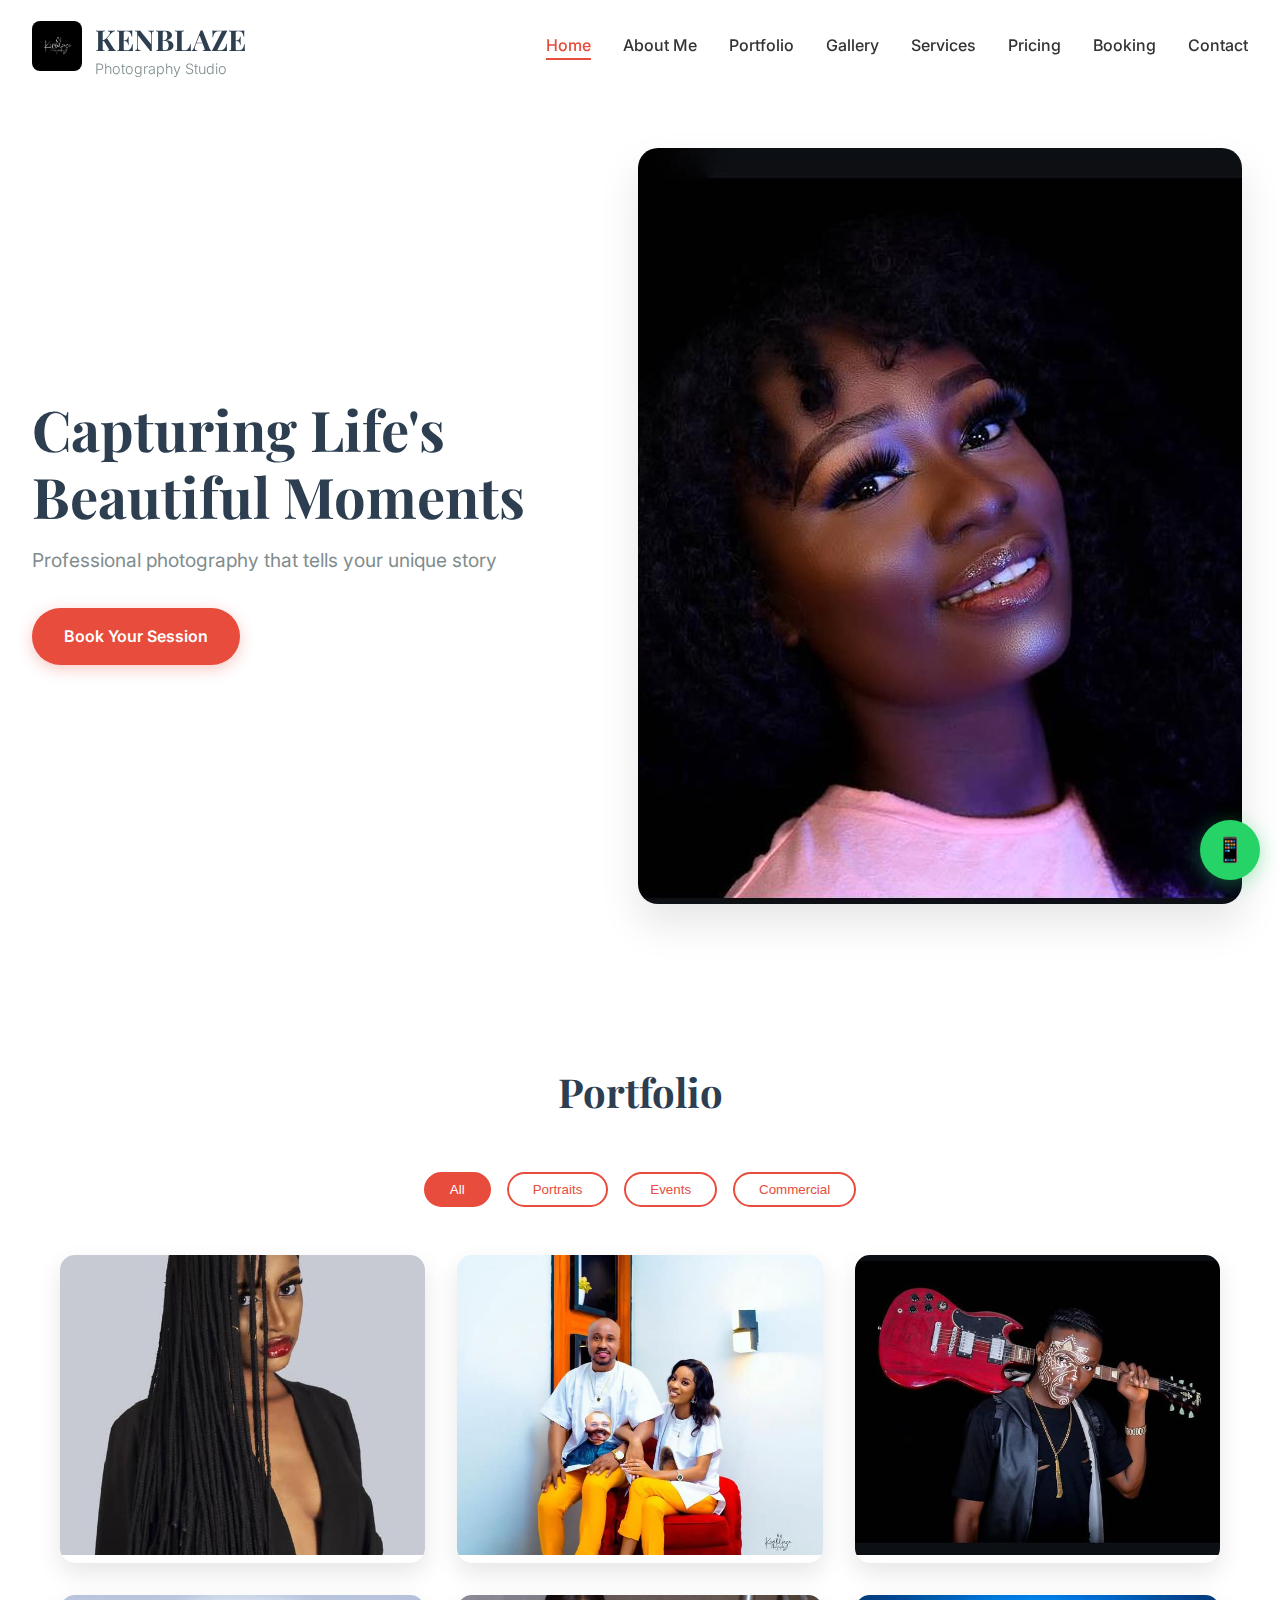
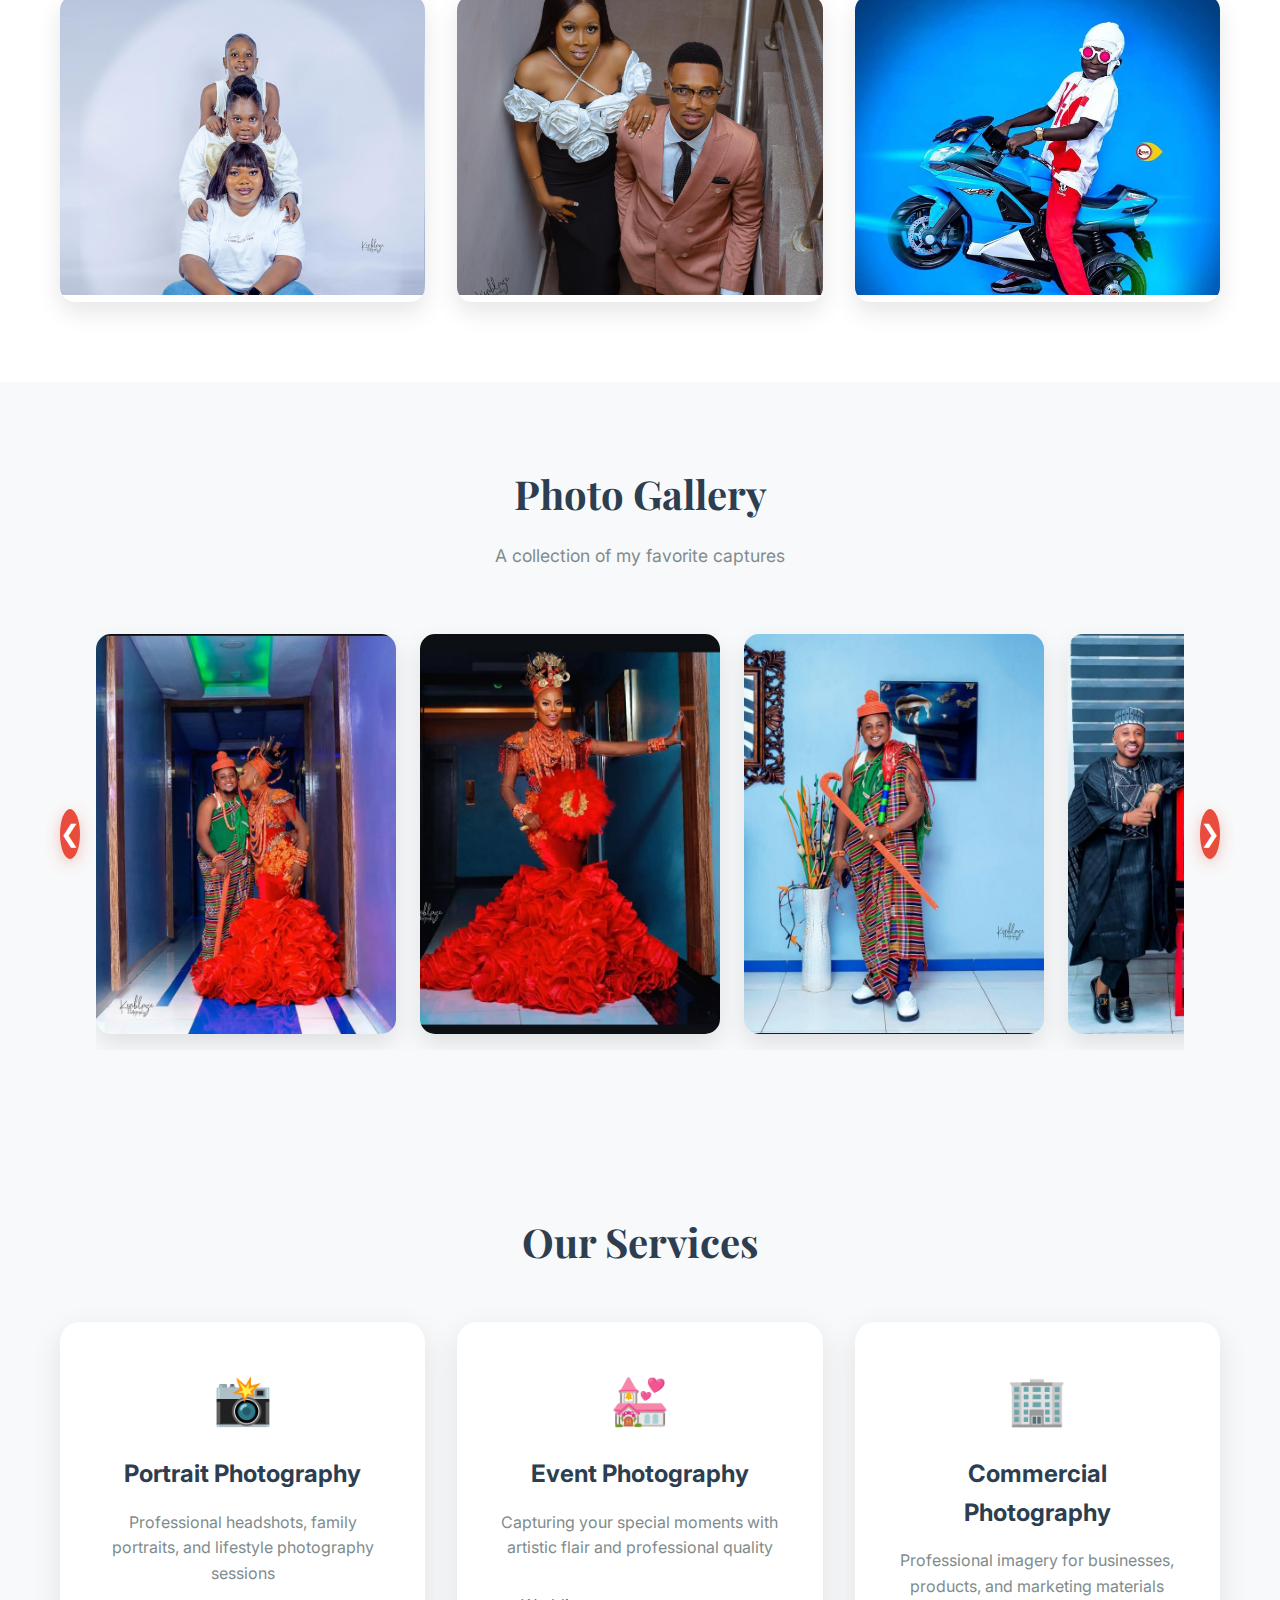
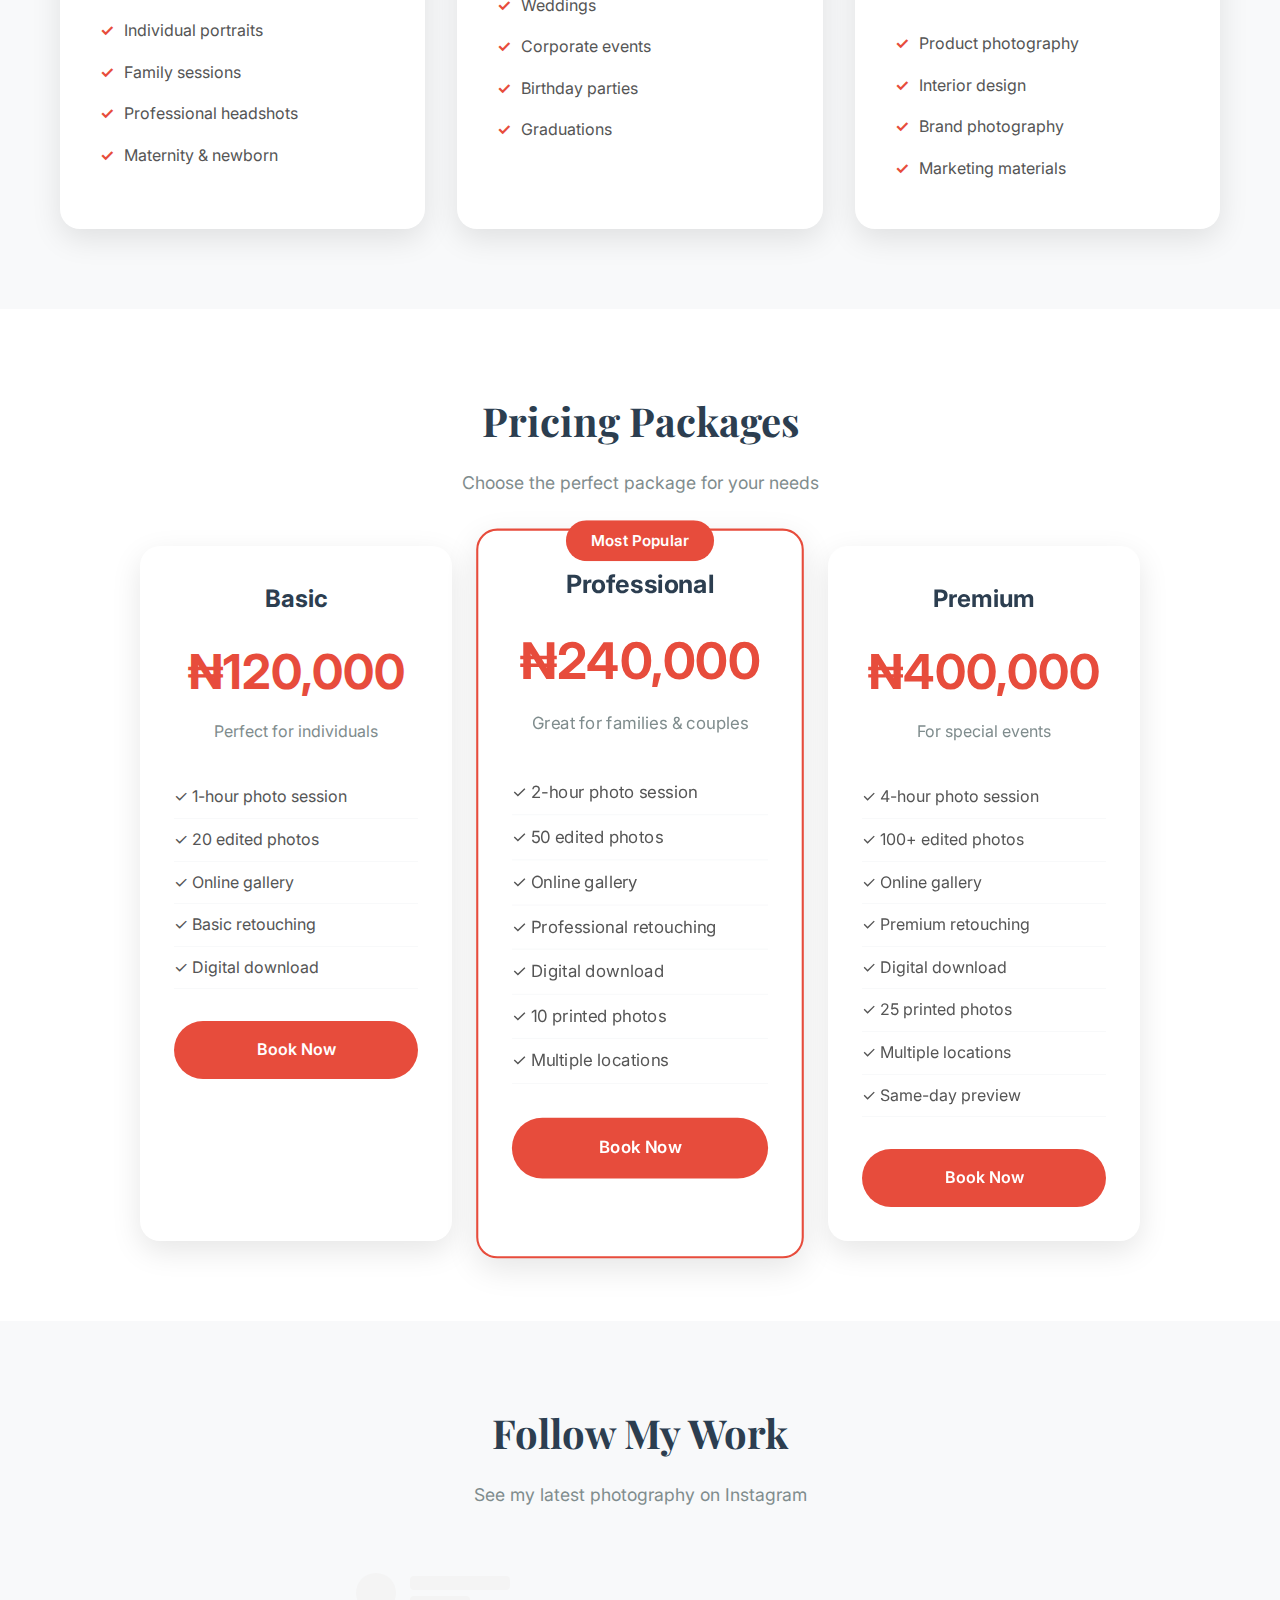
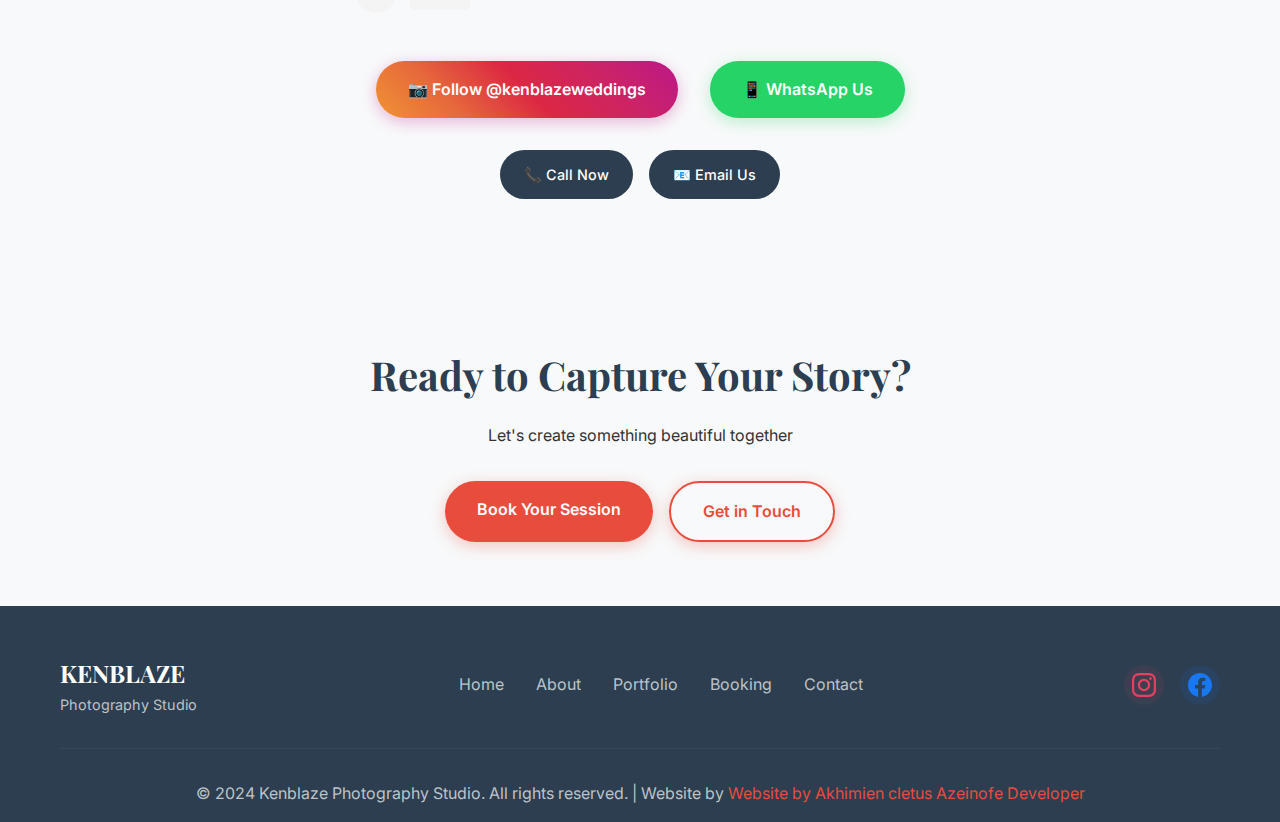
<file: index.html>
<!DOCTYPE html>
<html lang="en">
<head>
    <meta charset="UTF-8">
    <meta name="viewport" content="width=device-width, initial-scale=1.0">
    <title>Kenblaze Photography Studio - Professional Photography Services</title>
    <meta name="description" content="Kenblaze Photography Studio - Professional photographer specializing in portraits, events, and commercial photography">
    <link rel="stylesheet" href="styles.css">
    <link href="https://fonts.googleapis.com/css2?family=Playfair+Display:wght@400;700&family=Inter:wght@300;400;500;600&display=swap" rel="stylesheet">
</head>
<body>
    <header class="header">
        <nav class="nav">
            <div class="nav-brand">
                <img src="main logo.jpg" alt="Kenblaze Logo" class="logo">
                <div class="brand-text">
                    <h1>KENBLAZE</h1>
                    <span>Photography Studio</span>
                </div>
            </div>
            <ul class="nav-menu">
                <li><a href="index.html" class="active">Home</a></li>
                <li><a href="about.html">About Me</a></li>
                <li><a href="#portfolio">Portfolio</a></li>
                <li><a href="#gallery">Gallery</a></li>
                <li><a href="#services">Services</a></li>
                <li><a href="#pricing">Pricing</a></li>
                <li><a href="booking.html">Booking</a></li>
                <li><a href="contact.html">Contact</a></li>
            </ul>
            <div class="nav-toggle">
                <span></span>
                <span></span>
                <span></span>
            </div>
        </nav>
    </header>

    <main>
        <section id="home" class="hero">
            <div class="hero-content">
                <h1>Capturing Life's Beautiful Moments</h1>
                <p>Professional photography that tells your unique story</p>
                <a href="booking.html" class="cta-button">Book Your Session</a>
            </div>
            <div class="hero-image">
                <img src="pics/20.jpg" alt="Professional Photography">
            </div>
        </section>

        <section id="portfolio" class="portfolio">
            <div class="container">
                <h2>Portfolio</h2>
                <div class="portfolio-filters">
                    <button class="filter-btn active" data-filter="all">All</button>
                    <button class="filter-btn" data-filter="portrait">Portraits</button>
                    <button class="filter-btn" data-filter="event">Events</button>
                    <button class="filter-btn" data-filter="commercial">Commercial</button>
                </div>
                <div class="portfolio-grid">
                    <div class="portfolio-item" data-category="portrait">
                        <img src="pics/14.jpg" alt="Portrait Photography">
                        <div class="portfolio-overlay">
                            <h3>Portrait Session</h3>
                            <p>Professional Headshots</p>
                        </div>
                    </div>
                    <div class="portfolio-item" data-category="event">
                        <img src="pics/15.jpg" alt="Wedding Photography">
                        <div class="portfolio-overlay">
                            <h3>pre-wedding</h3>
                            <p>Romantic Moments</p>
                        </div>
                    </div>
                    <div class="portfolio-item" data-category="commercial">
                        <img src="pics/16.jpg" alt="Commercial Photography">
                        <div class="portfolio-overlay">
                            <h3>Product Shoot</h3>
                            <p>Commercial Work</p>
                        </div>
                    </div>
                    <div class="portfolio-item" data-category="portrait">
                        <img src="pics/17.jpg" alt="Family Portrait">
                        <div class="portfolio-overlay">
                            <h3>Family Portrait</h3>
                            <p>Lifestyle Photography</p>
                        </div>
                    </div>
                    <div class="portfolio-item" data-category="event">
                        <img src="pics/18.jpg" alt="Corporate Event">
                        <div class="portfolio-overlay">
                            <h3>Corporate Event</h3>
                            <p>Business Photography</p>
                        </div>
                    </div>
                    <div class="portfolio-item" data-category="commercial">
                        <img src="pics/19.jpg" alt="Interior Photography">
                        <div class="portfolio-overlay">
                            <h3>Interior Design</h3>
                            <p>Architectural Photography</p>
                        </div>
                    </div>
                </div>
            </div>
        </section>

        <section id="gallery" class="gallery">
            <div class="container">
                <h2>Photo Gallery</h2>
                <p class="gallery-subtitle">A collection of my favorite captures</p>
                <div class="gallery-container">
                    <button class="gallery-nav prev" onclick="scrollGallery(-1)">❮</button>
                    <div class="gallery-scroll" id="galleryScroll">
                        <div class="gallery-item">
                            <img src="pics/1.jpg" alt="Kenblaze Photography Work">
                        </div>
                        <div class="gallery-item">
                            <img src="pics/2.jpg" alt="Kenblaze Photography Work">
                        </div>
                        <div class="gallery-item">
                            <img src="pics/3.jpg" alt="Kenblaze Photography Work">
                        </div>
                        <div class="gallery-item">
                            <img src="pics/4.jpg" alt="Kenblaze Photography Work">
                        </div>
                        <div class="gallery-item">
                            <img src="pics/5.jpg" alt="Kenblaze Photography Work">
                        </div>
                        <div class="gallery-item">
                            <img src="pics/6.jpg" alt="Kenblaze Photography Work">
                        </div>
                        <div class="gallery-item">
                            <img src="pics/7.jpg" alt="Kenblaze Photography Work">
                        </div>
                        <div class="gallery-item">
                            <img src="pics/8.jpg" alt="Kenblaze Photography Work">
                        </div>
                        <div class="gallery-item">
                            <img src="pics/9.jpg" alt="Kenblaze Photography Work">
                        </div>
                        <div class="gallery-item">
                            <img src="pics/10.jpg" alt="Kenblaze Photography Work">
                        </div>
                        <div class="gallery-item">
                            <img src="pics/12.jpg" alt="Kenblaze Photography Work">
                        </div>
                        <div class="gallery-item">
                            <img src="pics/13.jpg" alt="Kenblaze Photography Work">
                        </div>
                        <div class="gallery-item">
                            <img src="pics/Image.1.jpeg" alt="Kenblaze Photography Work">
                        </div>
                        <div class="gallery-item">
                            <img src="pics/Image.12.jpeg" alt="Kenblaze Photography Work">
                        </div>
                        <div class="gallery-item">
                            <img src="pics/Image.3.jpeg" alt="Kenblaze Photography Work">
                        </div>
                        <div class="gallery-item">
                            <img src="pics/Image.4.jpeg" alt="Kenblaze Photography Work">
                        </div>
                        <div class="gallery-item">
                            <img src="pics/Image.5.jpeg" alt="Kenblaze Photography Work">
                        </div>
                        <div class="gallery-item">
                            <img src="pics/Image.6.jpeg" alt="Kenblaze Photography Work">
                        </div>
                        <div class="gallery-item">
                            <img src="pics/Image.7.jpeg" alt="Kenblaze Photography Work">
                        </div>
                        <div class="gallery-item">
                            <img src="pics/Image.8.jpeg" alt="Kenblaze Photography Work">
                        </div>
                    </div>
                    <button class="gallery-nav next" onclick="scrollGallery(1)">❯</button>
                </div>
            </div>
        </section>

        <section id="services" class="services">
            <div class="container">
                <h2>Our Services</h2>
                <div class="services-grid">
                    <div class="service-card">
                        <div class="service-icon">📸</div>
                        <h3>Portrait Photography</h3>
                        <p>Professional headshots, family portraits, and lifestyle photography sessions</p>
                        <ul>
                            <li>Individual portraits</li>
                            <li>Family sessions</li>
                            <li>Professional headshots</li>
                            <li>Maternity & newborn</li>
                        </ul>
                    </div>
                    <div class="service-card">
                        <div class="service-icon">💒</div>
                        <h3>Event Photography</h3>
                        <p>Capturing your special moments with artistic flair and professional quality</p>
                        <ul>
                            <li>Weddings</li>
                            <li>Corporate events</li>
                            <li>Birthday parties</li>
                            <li>Graduations</li>
                        </ul>
                    </div>
                    <div class="service-card">
                        <div class="service-icon">🏢</div>
                        <h3>Commercial Photography</h3>
                        <p>Professional imagery for businesses, products, and marketing materials</p>
                        <ul>
                            <li>Product photography</li>
                            <li>Interior design</li>
                            <li>Brand photography</li>
                            <li>Marketing materials</li>
                        </ul>
                    </div>
                </div>
            </div>
        </section>

        <section id="pricing" class="pricing">
            <div class="container">
                <h2>Pricing Packages</h2>
                <p class="pricing-subtitle">Choose the perfect package for your needs</p>
                <div class="pricing-grid">
                    <div class="pricing-card">
                        <div class="pricing-header">
                            <h3>Basic</h3>
                            <div class="price">₦120,000</div>
                            <p>Perfect for individuals</p>
                        </div>
                        <ul class="pricing-features">
                            <li>✓ 1-hour photo session</li>
                            <li>✓ 20 edited photos</li>
                            <li>✓ Online gallery</li>
                            <li>✓ Basic retouching</li>
                            <li>✓ Digital download</li>
                        </ul>
                        <a href="booking.html" class="pricing-btn">Book Now</a>
                    </div>
                    <div class="pricing-card featured">
                        <div class="pricing-badge">Most Popular</div>
                        <div class="pricing-header">
                            <h3>Professional</h3>
                            <div class="price">₦240,000</div>
                            <p>Great for families & couples</p>
                        </div>
                        <ul class="pricing-features">
                            <li>✓ 2-hour photo session</li>
                            <li>✓ 50 edited photos</li>
                            <li>✓ Online gallery</li>
                            <li>✓ Professional retouching</li>
                            <li>✓ Digital download</li>
                            <li>✓ 10 printed photos</li>
                            <li>✓ Multiple locations</li>
                        </ul>
                        <a href="booking.html" class="pricing-btn">Book Now</a>
                    </div>
                    <div class="pricing-card">
                        <div class="pricing-header">
                            <h3>Premium</h3>
                            <div class="price">₦400,000</div>
                            <p>For special events</p>
                        </div>
                        <ul class="pricing-features">
                            <li>✓ 4-hour photo session</li>
                            <li>✓ 100+ edited photos</li>
                            <li>✓ Online gallery</li>
                            <li>✓ Premium retouching</li>
                            <li>✓ Digital download</li>
                            <li>✓ 25 printed photos</li>
                            <li>✓ Multiple locations</li>
                            <li>✓ Same-day preview</li>
                        </ul>
                        <a href="booking.html" class="pricing-btn">Book Now</a>
                    </div>
                </div>
            </div>
        </section>

        <section id="instagram" class="instagram-feed">
            <div class="container">
                <h2>Follow My Work</h2>
                <p class="instagram-subtitle">See my latest photography on Instagram</p>
                <div class="instagram-container">
                    <!-- Replace 'YOUR_INSTAGRAM_USERNAME' with actual username -->
                    <blockquote class="instagram-media" data-instgrm-permalink="https://www.instagram.com/kenblazeweddings/" data-instgrm-version="14">
                        <div style="padding: 16px;">
                            <div style="display: flex; flex-direction: row; align-items: center;">
                                <div style="background-color: #F4F4F4; border-radius: 50%; flex-grow: 0; height: 40px; margin-right: 14px; width: 40px;"></div>
                                <div style="display: flex; flex-direction: column; flex-grow: 1; justify-content: center;">
                                    <div style="background-color: #F4F4F4; border-radius: 4px; flex-grow: 0; height: 14px; margin-bottom: 6px; width: 100px;"></div>
                                    <div style="background-color: #F4F4F4; border-radius: 4px; flex-grow: 0; height: 14px; width: 60px;"></div>
                                </div>
                            </div>
                        </div>
                    </blockquote>
                </div>
                <div class="instagram-cta">
                    <a href="https://www.instagram.com/kenblazeweddings" target="_blank" class="instagram-btn">📷 Follow @kenblazeweddings</a>
                    <a href="https://wa.me/2347067385589" target="_blank" class="whatsapp-btn">📱 WhatsApp Us</a>
                </div>
                <div class="quick-actions">
                    <a href="tel:+2347067385589" class="quick-btn">📞 Call Now</a>
                    <a href="mailto:info@kenblazephotography.com" class="quick-btn">📧 Email Us</a>
                </div>
            </div>
        </section>

        <section class="cta-section">
            <div class="container">
                <h2>Ready to Capture Your Story?</h2>
                <p>Let's create something beautiful together</p>
                <div class="cta-buttons">
                    <a href="booking.html" class="cta-button">Book Your Session</a>
                    <a href="contact.html" class="cta-button secondary">Get in Touch</a>
                </div>
            </div>
        </section>
    </main>

    <footer class="footer">
        <div class="container">
            <div class="footer-content">
                <div class="footer-brand">
                    <h3>KENBLAZE</h3>
                    <p>Photography Studio</p>
                </div>
                <div class="footer-links">
                    <a href="index.html">Home</a>
                    <a href="about.html">About</a>
                    <a href="#portfolio">Portfolio</a>
                    <a href="booking.html">Booking</a>
                    <a href="contact.html">Contact</a>
                </div>
                <div class="footer-social">
                    <a href="https://www.instagram.com/kenblazeweddings" target="_blank" class="social-icon instagram">
                        <svg width="24" height="24" viewBox="0 0 24 24" fill="currentColor">
                            <path d="M12 2.163c3.204 0 3.584.012 4.85.07 3.252.148 4.771 1.691 4.919 4.919.058 1.265.069 1.645.069 4.849 0 3.205-.012 3.584-.069 4.849-.149 3.225-1.664 4.771-4.919 4.919-1.266.058-1.644.07-4.85.07-3.204 0-3.584-.012-4.849-.07-3.26-.149-4.771-1.699-4.919-4.92-.058-1.265-.07-1.644-.07-4.849 0-3.204.013-3.583.07-4.849.149-3.227 1.664-4.771 4.919-4.919 1.266-.057 1.645-.069 4.849-.069zm0-2.163c-3.259 0-3.667.014-4.947.072-4.358.2-6.78 2.618-6.98 6.98-.059 1.281-.073 1.689-.073 4.948 0 3.259.014 3.668.072 4.948.2 4.358 2.618 6.78 6.98 6.98 1.281.058 1.689.072 4.948.072 3.259 0 3.668-.014 4.948-.072 4.354-.2 6.782-2.618 6.979-6.98.059-1.28.073-1.689.073-4.948 0-3.259-.014-3.667-.072-4.947-.196-4.354-2.617-6.78-6.979-6.98-1.281-.059-1.69-.073-4.949-.073zm0 5.838c-3.403 0-6.162 2.759-6.162 6.162s2.759 6.163 6.162 6.163 6.162-2.759 6.162-6.163c0-3.403-2.759-6.162-6.162-6.162zm0 10.162c-2.209 0-4-1.79-4-4 0-2.209 1.791-4 4-4s4 1.791 4 4c0 2.21-1.791 4-4 4zm6.406-11.845c-.796 0-1.441.645-1.441 1.44s.645 1.44 1.441 1.44c.795 0 1.439-.645 1.439-1.44s-.644-1.44-1.439-1.44z"/>
                        </svg>
                    </a>
                    <a href="https://www.facebook.com/share/1XqUZnaCNN/" target="_blank" class="social-icon facebook">
                        <svg width="24" height="24" viewBox="0 0 24 24" fill="currentColor">
                            <path d="M24 12.073c0-6.627-5.373-12-12-12s-12 5.373-12 12c0 5.99 4.388 10.954 10.125 11.854v-8.385H7.078v-3.47h3.047V9.43c0-3.007 1.792-4.669 4.533-4.669 1.312 0 2.686.235 2.686.235v2.953H15.83c-1.491 0-1.956.925-1.956 1.874v2.25h3.328l-.532 3.47h-2.796v8.385C19.612 23.027 24 18.062 24 12.073z"/>
                        </svg>
                    </a>
                </div>
            </div>
            <div class="footer-bottom">
                <p>&copy; 2024 Kenblaze Photography Studio. All rights reserved. | Website by <a href="#" style="color: #e74c3c; text-decoration: none;">Website by  Akhimien cletus Azeinofe Developer</a></p>
            </div>
        </div>
    </footer>

    <!-- Floating WhatsApp Button -->
    <a href="https://wa.me/2347067385589?text=Hello%20Kenblaze%20Photography!%20I'm%20interested%20in%20your%20services." target="_blank" class="floating-whatsapp" title="Chat on WhatsApp">
        📱
    </a>
    
    <script src="script.js"></script>
    <script async src="//www.instagram.com/embed.js"></script>
</body>
</html>
</file>
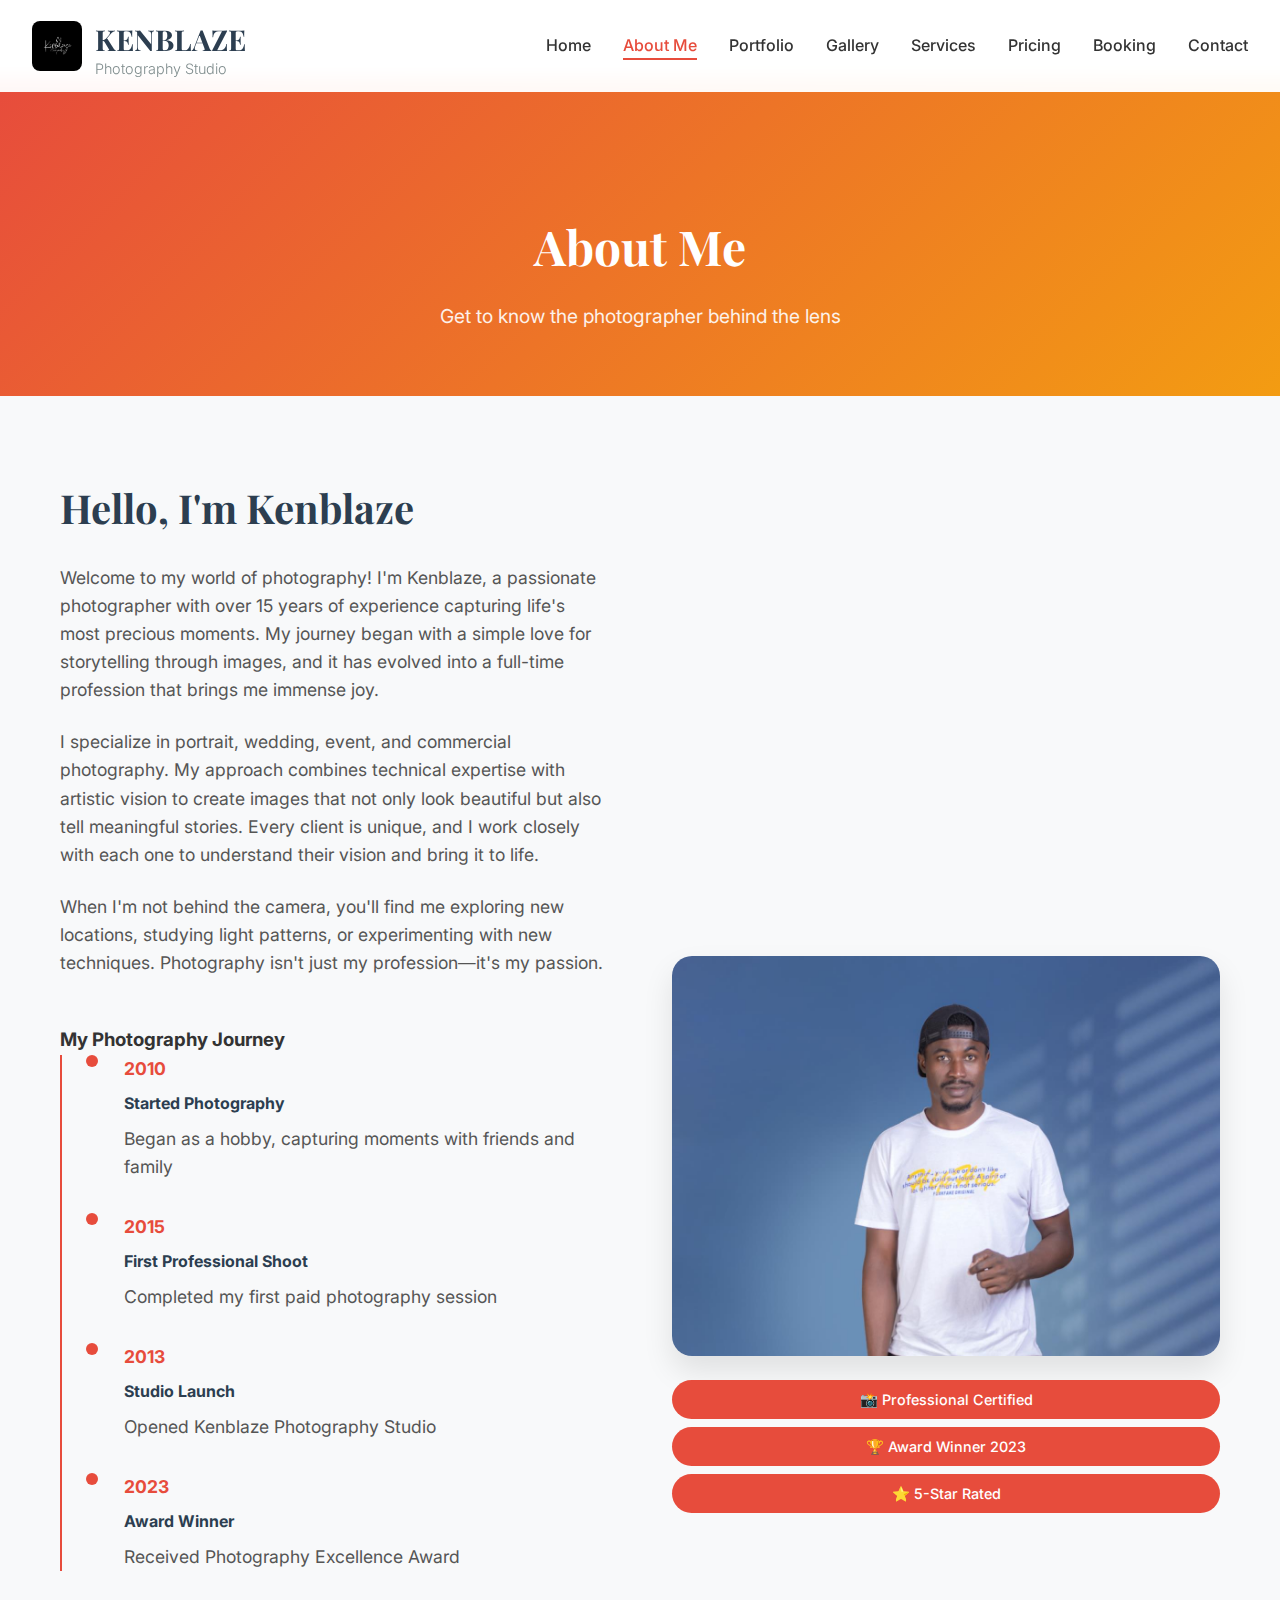
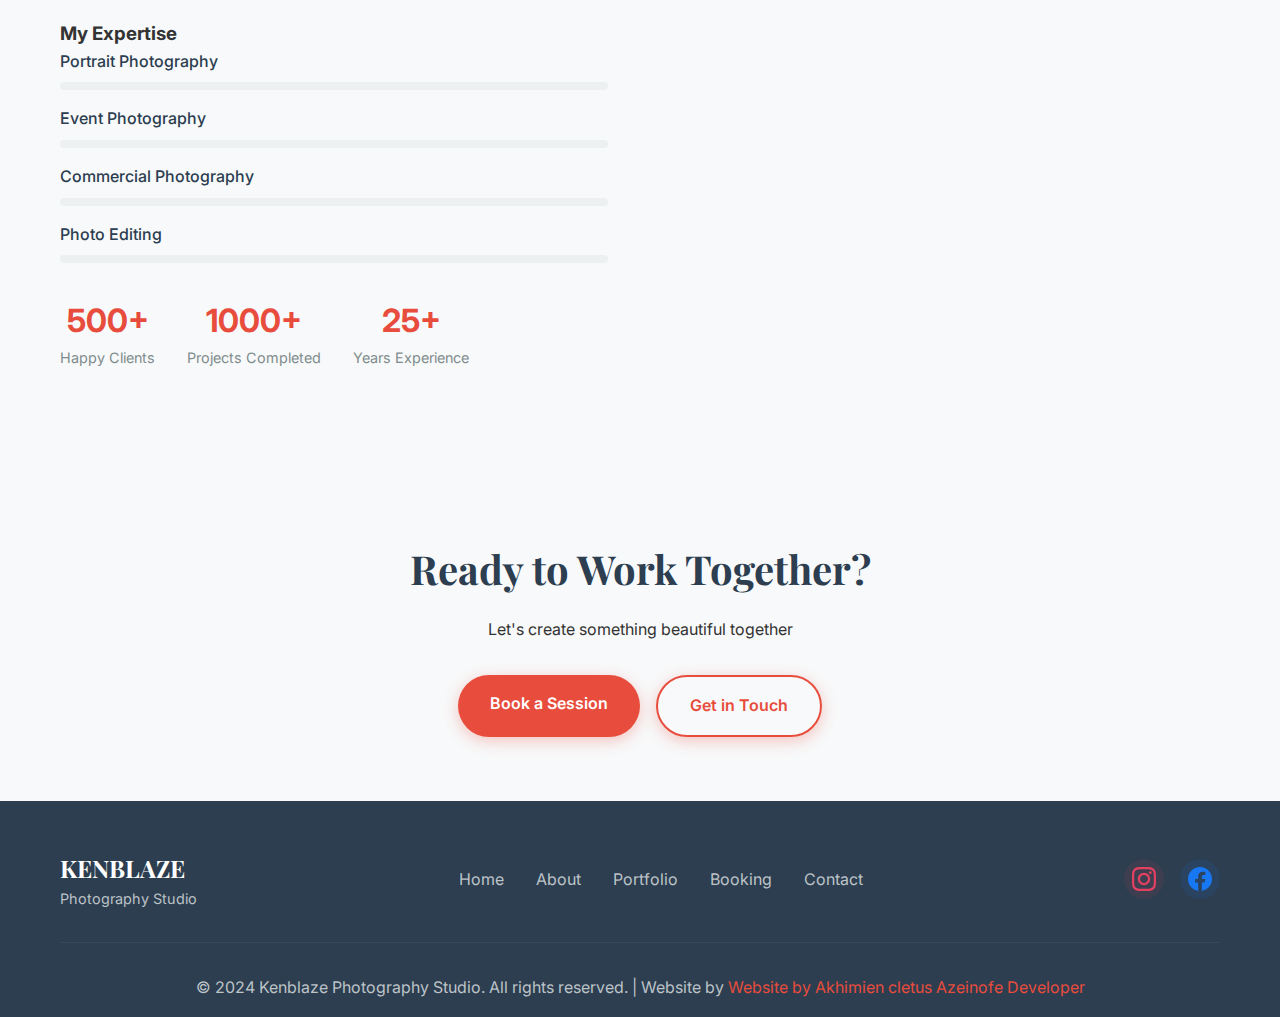
<file: about.html>
<!DOCTYPE html>
<html lang="en">
<head>
    <meta charset="UTF-8">
    <meta name="viewport" content="width=device-width, initial-scale=1.0">
    <title>About Me - Kenblaze Photography Studio</title>
    <link rel="stylesheet" href="styles.css">
    <link href="https://fonts.googleapis.com/css2?family=Playfair+Display:wght@400;700&family=Inter:wght@300;400;500;600&display=swap" rel="stylesheet">
</head>
<body>
    <header class="header">
        <nav class="nav">
            <div class="nav-brand">
                <img src="main logo.jpg" alt="Kenblaze Logo" class="logo">
                <div class="brand-text">
                    <h1>KENBLAZE</h1>
                    <span>Photography Studio</span>
                </div>
            </div>
            <ul class="nav-menu">
                <li><a href="index.html">Home</a></li>
                <li><a href="about.html" class="active">About Me</a></li>
                <li><a href="index.html#portfolio">Portfolio</a></li>
                <li><a href="index.html#gallery">Gallery</a></li>
                <li><a href="index.html#services">Services</a></li>
                <li><a href="index.html#pricing">Pricing</a></li>
                <li><a href="booking.html">Booking</a></li>
                <li><a href="contact.html">Contact</a></li>
            </ul>
            <div class="nav-toggle">
                <span></span>
                <span></span>
                <span></span>
            </div>
        </nav>
    </header>

    <main>
        <section class="page-hero">
            <div class="container">
                <h1>About Me</h1>
                <p>Get to know the photographer behind the lens</p>
            </div>
        </section>

        <section class="about">
            <div class="container">
                <div class="about-content">
                    <div class="about-text">
                        <h2>Hello, I'm Kenblaze</h2>
                        <p>Welcome to my world of photography! I'm Kenblaze, a passionate photographer with over 15 years of experience capturing life's most precious moments. My journey began with a simple love for storytelling through images, and it has evolved into a full-time profession that brings me immense joy.</p>
                        
                        <p>I specialize in portrait, wedding, event, and commercial photography. My approach combines technical expertise with artistic vision to create images that not only look beautiful but also tell meaningful stories. Every client is unique, and I work closely with each one to understand their vision and bring it to life.</p>
                        
                        <p>When I'm not behind the camera, you'll find me exploring new locations, studying light patterns, or experimenting with new techniques. Photography isn't just my profession—it's my passion.</p>

                        <div class="journey">
                            <h3>My Photography Journey</h3>
                            <div class="timeline">
                                <div class="timeline-item">
                                    <div class="year">2010</div>
                                    <div class="content">
                                        <h4>Started Photography</h4>
                                        <p>Began as a hobby, capturing moments with friends and family</p>
                                    </div>
                                </div>
                                <div class="timeline-item">
                                    <div class="year">2015</div>
                                    <div class="content">
                                        <h4>First Professional Shoot</h4>
                                        <p>Completed my first paid photography session</p>
                                    </div>
                                </div>
                                <div class="timeline-item">
                                    <div class="year">2013</div>
                                    <div class="content">
                                        <h4>Studio Launch</h4>
                                        <p>Opened Kenblaze Photography Studio</p>
                                    </div>
                                </div>
                                <div class="timeline-item">
                                    <div class="year">2023</div>
                                    <div class="content">
                                        <h4>Award Winner</h4>
                                        <p>Received Photography Excellence Award</p>
                                    </div>
                                </div>
                            </div>
                        </div>

                        <div class="skills">
                            <h3>My Expertise</h3>
                            <div class="skill">
                                <span>Portrait Photography</span>
                                <div class="skill-bar"><div class="skill-fill" data-skill="95"></div></div>
                            </div>
                            <div class="skill">
                                <span>Event Photography</span>
                                <div class="skill-bar"><div class="skill-fill" data-skill="90"></div></div>
                            </div>
                            <div class="skill">
                                <span>Commercial Photography</span>
                                <div class="skill-bar"><div class="skill-fill" data-skill="85"></div></div>
                            </div>
                            <div class="skill">
                                <span>Photo Editing</span>
                                <div class="skill-bar"><div class="skill-fill" data-skill="92"></div></div>
                            </div>
                        </div>

                        <div class="stats">
                            <div class="stat">
                                <h3>500+</h3>
                                <p>Happy Clients</p>
                            </div>
                            <div class="stat">
                                <h3>1000+</h3>
                                <p>Projects Completed</p>
                            </div>
                            <div class="stat">
                                <h3>25+</h3>
                                <p>Years Experience</p>
                            </div>
                        </div>
                    </div>
                    <div class="about-image">
                        <img src="pics/DSC_1389.jpg" alt="Kenblaze Photographer">
                        <div class="about-badges">
                            <div class="badge">📸 Professional Certified</div>
                            <div class="badge">🏆 Award Winner 2023</div>
                            <div class="badge">⭐ 5-Star Rated</div>
                        </div>
                    </div>
                </div>
            </div>
        </section>

        <section class="cta-section">
            <div class="container">
                <h2>Ready to Work Together?</h2>
                <p>Let's create something beautiful together</p>
                <div class="cta-buttons">
                    <a href="booking.html" class="cta-button">Book a Session</a>
                    <a href="contact.html" class="cta-button secondary">Get in Touch</a>
                </div>
            </div>
        </section>
    </main>

    <footer class="footer">
        <div class="container">
            <div class="footer-content">
                <div class="footer-brand">
                    <h3>KENBLAZE</h3>
                    <p>Photography Studio</p>
                </div>
                <div class="footer-links">
                    <a href="index.html">Home</a>
                    <a href="about.html">About</a>
                    <a href="index.html#portfolio">Portfolio</a>
                    <a href="booking.html">Booking</a>
                    <a href="contact.html">Contact</a>
                </div>
                <div class="footer-social">
                    <a href="https://www.instagram.com/kenblazeweddings" target="_blank" class="social-icon instagram">
                        <svg width="24" height="24" viewBox="0 0 24 24" fill="currentColor">
                            <path d="M12 2.163c3.204 0 3.584.012 4.85.07 3.252.148 4.771 1.691 4.919 4.919.058 1.265.069 1.645.069 4.849 0 3.205-.012 3.584-.069 4.849-.149 3.225-1.664 4.771-4.919 4.919-1.266.058-1.644.07-4.85.07-3.204 0-3.584-.012-4.849-.07-3.26-.149-4.771-1.699-4.919-4.92-.058-1.265-.07-1.644-.07-4.849 0-3.204.013-3.583.07-4.849.149-3.227 1.664-4.771 4.919-4.919 1.266-.057 1.645-.069 4.849-.069zm0-2.163c-3.259 0-3.667.014-4.947.072-4.358.2-6.78 2.618-6.98 6.98-.059 1.281-.073 1.689-.073 4.948 0 3.259.014 3.668.072 4.948.2 4.358 2.618 6.78 6.98 6.98 1.281.058 1.689.072 4.948.072 3.259 0 3.668-.014 4.948-.072 4.354-.2 6.782-2.618 6.979-6.98.059-1.28.073-1.689.073-4.948 0-3.259-.014-3.667-.072-4.947-.196-4.354-2.617-6.78-6.979-6.98-1.281-.059-1.69-.073-4.949-.073zm0 5.838c-3.403 0-6.162 2.759-6.162 6.162s2.759 6.163 6.162 6.163 6.162-2.759 6.162-6.163c0-3.403-2.759-6.162-6.162-6.162zm0 10.162c-2.209 0-4-1.79-4-4 0-2.209 1.791-4 4-4s4 1.791 4 4c0 2.21-1.791 4-4 4zm6.406-11.845c-.796 0-1.441.645-1.441 1.44s.645 1.44 1.441 1.44c.795 0 1.439-.645 1.439-1.44s-.644-1.44-1.439-1.44z"/>
                        </svg>
                    </a>
                    <a href="https://www.facebook.com/share/1XqUZnaCNN/" target="_blank" class="social-icon facebook">
                        <svg width="24" height="24" viewBox="0 0 24 24" fill="currentColor">
                            <path d="M24 12.073c0-6.627-5.373-12-12-12s-12 5.373-12 12c0 5.99 4.388 10.954 10.125 11.854v-8.385H7.078v-3.47h3.047V9.43c0-3.007 1.792-4.669 4.533-4.669 1.312 0 2.686.235 2.686.235v2.953H15.83c-1.491 0-1.956.925-1.956 1.874v2.25h3.328l-.532 3.47h-2.796v8.385C19.612 23.027 24 18.062 24 12.073z"/>
                        </svg>
                    </a>
                </div>
            </div>
            <div class="footer-bottom">
                <p>&copy; 2024 Kenblaze Photography Studio. All rights reserved. | Website by <a href="#" style="color: #e74c3c; text-decoration: none;">Website by Akhimien cletus Azeinofe Developer</a></p>
            </div>
        </div>
    </footer>

    <script src="script.js"></script>
</body>
</html>
</file>
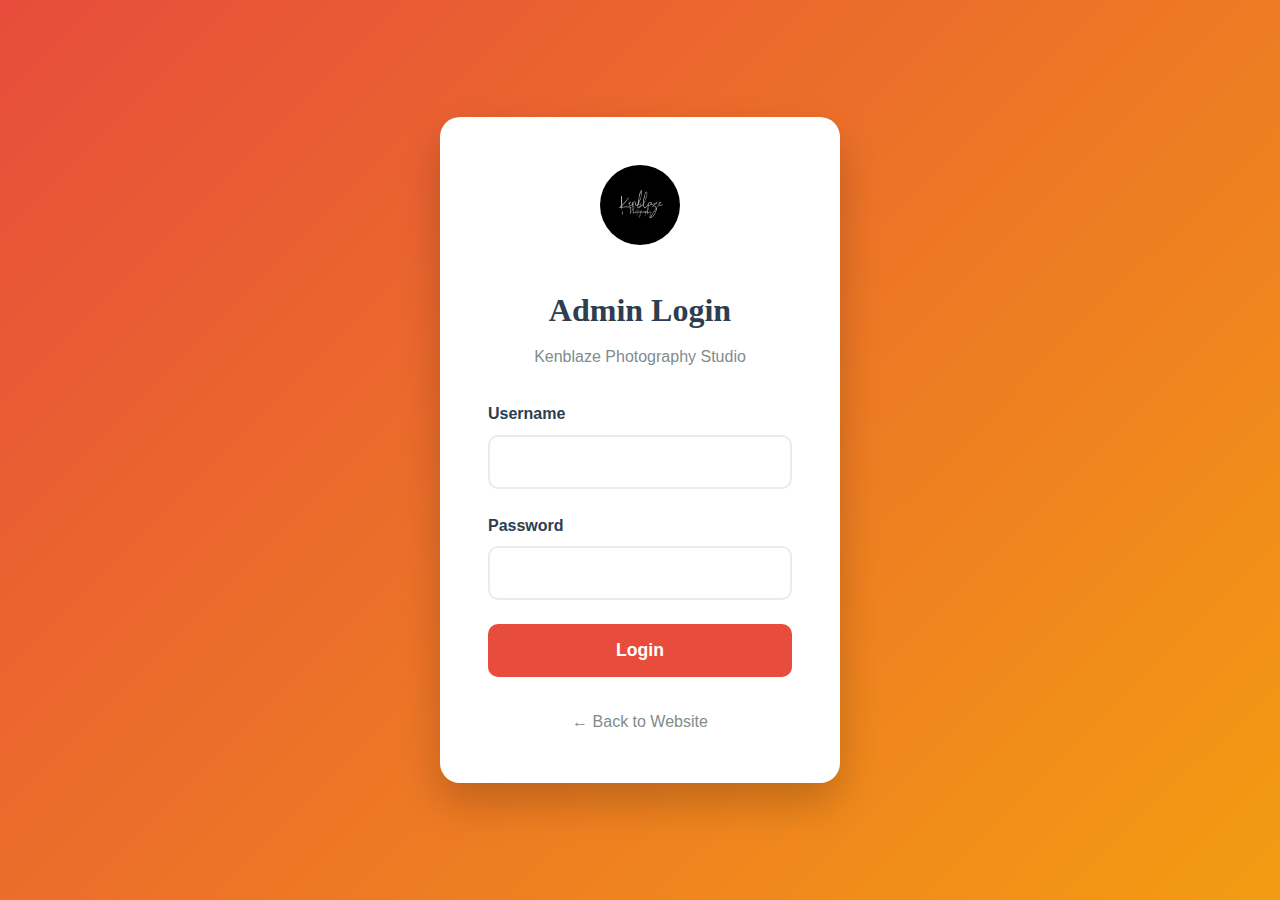
<file: admin.html>
<!DOCTYPE html>
<html lang="en">
<head>
    <meta charset="UTF-8">
    <meta name="viewport" content="width=device-width, initial-scale=1.0">
    <title>Admin Dashboard - Kenblaze Photography</title>
    <link rel="stylesheet" href="styles.css">
    <style>
        .admin-container {
            max-width: 1200px;
            margin: 2rem auto;
            padding: 2rem;
            background: white;
            border-radius: 15px;
            box-shadow: 0 10px 30px rgba(0, 0, 0, 0.1);
        }
        .admin-header {
            text-align: center;
            margin-bottom: 3rem;
            padding-bottom: 2rem;
            border-bottom: 2px solid #e74c3c;
        }
        .stats-grid {
            display: grid;
            grid-template-columns: repeat(auto-fit, minmax(200px, 1fr));
            gap: 2rem;
            margin-bottom: 3rem;
        }
        .stat-card {
            background: linear-gradient(135deg, #e74c3c, #f39c12);
            color: white;
            padding: 2rem;
            border-radius: 15px;
            text-align: center;
        }
        .stat-number {
            font-size: 2.5rem;
            font-weight: bold;
            margin-bottom: 0.5rem;
        }
        .tabs {
            display: flex;
            gap: 1rem;
            margin-bottom: 2rem;
            border-bottom: 2px solid #eee;
        }
        .tab-btn {
            padding: 1rem 2rem;
            background: none;
            border: none;
            cursor: pointer;
            font-weight: 600;
            color: #666;
            border-bottom: 3px solid transparent;
            transition: all 0.3s ease;
        }
        .tab-btn.active {
            color: #e74c3c;
            border-bottom-color: #e74c3c;
        }
        .tab-content {
            display: none;
        }
        .tab-content.active {
            display: block;
        }
        .booking-item, .contact-item {
            background: #f8f9fa;
            padding: 1.5rem;
            margin-bottom: 1rem;
            border-radius: 10px;
            border-left: 4px solid #e74c3c;
        }
        .item-header {
            display: flex;
            justify-content: space-between;
            align-items: center;
            margin-bottom: 1rem;
        }
        .item-name {
            font-weight: bold;
            color: #2c3e50;
            font-size: 1.1rem;
        }
        .item-date {
            color: #7f8c8d;
            font-size: 0.9rem;
        }
        .item-details {
            display: grid;
            grid-template-columns: repeat(auto-fit, minmax(200px, 1fr));
            gap: 1rem;
            margin-top: 1rem;
        }
        .detail-item {
            display: flex;
            flex-direction: column;
        }
        .detail-label {
            font-weight: 600;
            color: #666;
            font-size: 0.9rem;
            margin-bottom: 0.3rem;
        }
        .detail-value {
            color: #2c3e50;
        }
        .action-buttons {
            margin-top: 1rem;
            display: flex;
            gap: 1rem;
        }
        .btn {
            padding: 0.5rem 1rem;
            border: none;
            border-radius: 5px;
            cursor: pointer;
            font-weight: 500;
            transition: all 0.3s ease;
        }
        .btn-whatsapp {
            background: #25D366;
            color: white;
        }
        .btn-email {
            background: #3498db;
            color: white;
        }
        .btn-delete {
            background: #e74c3c;
            color: white;
        }
        .btn:hover {
            transform: translateY(-2px);
            box-shadow: 0 4px 10px rgba(0, 0, 0, 0.2);
        }
        .empty-state {
            text-align: center;
            padding: 3rem;
            color: #7f8c8d;
        }
        .admin-nav {
            display: flex;
            justify-content: space-between;
            align-items: center;
            margin-bottom: 1rem;
        }
        .admin-actions {
            display: flex;
            gap: 1rem;
        }
        .admin-btn {
            padding: 0.8rem 1.5rem;
            border: none;
            border-radius: 8px;
            cursor: pointer;
            font-weight: 600;
            transition: all 0.3s ease;
        }
        .admin-btn {
            background: #3498db;
            color: white;
        }
        .logout-btn {
            background: #e74c3c;
        }
        .admin-btn:hover {
            transform: translateY(-2px);
        }
        .settings-grid {
            display: grid;
            grid-template-columns: repeat(auto-fit, minmax(300px, 1fr));
            gap: 2rem;
        }
        .setting-card {
            background: #f8f9fa;
            padding: 2rem;
            border-radius: 15px;
            border-left: 4px solid #3498db;
        }
        .setting-card h4 {
            color: #2c3e50;
            margin-bottom: 1.5rem;
        }
        .form-group {
            margin-bottom: 1rem;
        }
        .form-group label {
            display: block;
            margin-bottom: 0.5rem;
            font-weight: 600;
            color: #555;
        }
        .form-group input, .form-group textarea {
            width: 100%;
            padding: 0.8rem;
            border: 2px solid #ddd;
            border-radius: 8px;
            font-size: 1rem;
        }
        .btn-save {
            background: #27ae60;
            color: white;
        }
        .gallery-upload {
            margin-bottom: 2rem;
            display: flex;
            gap: 1rem;
            align-items: center;
        }
        .admin-gallery {
            display: grid;
            grid-template-columns: repeat(auto-fill, minmax(200px, 1fr));
            gap: 1rem;
        }
        .admin-gallery-item {
            position: relative;
            border-radius: 10px;
            overflow: hidden;
            box-shadow: 0 4px 10px rgba(0,0,0,0.1);
        }
        .admin-gallery-item img {
            width: 100%;
            height: 150px;
            object-fit: cover;
            cursor: pointer;
        }
        .admin-gallery-item .delete-btn {
            position: absolute;
            top: 5px;
            right: 5px;
            background: #e74c3c;
            color: white;
            border: none;
            border-radius: 50%;
            width: 25px;
            height: 25px;
            cursor: pointer;
            font-size: 12px;
        }
    </style>
</head>
<body>
    <div class="admin-container">
        <div class="admin-header">
            <div class="admin-nav">
                <h1>📊 Kenblaze Photography Admin</h1>
                <div class="admin-actions">
                    <button onclick="showContentEditor()" class="admin-btn">✏️ Edit Content</button>
                    <button onclick="logout()" class="admin-btn logout-btn">🚪 Logout</button>
                </div>
            </div>
            <p>Monitor bookings and contact messages</p>
        </div>

        <div class="stats-grid">
            <div class="stat-card">
                <div class="stat-number" id="total-bookings">0</div>
                <div>Total Bookings</div>
            </div>
            <div class="stat-card">
                <div class="stat-number" id="total-contacts">0</div>
                <div>Contact Messages</div>
            </div>
            <div class="stat-card">
                <div class="stat-number" id="today-bookings">0</div>
                <div>Today's Bookings</div>
            </div>
        </div>

        <div class="tabs">
            <button class="tab-btn active" onclick="showTab('bookings')">📅 Bookings</button>
            <button class="tab-btn" onclick="showTab('contacts')" >📧 Messages</button>
            <button class="tab-btn" onclick="showTab('gallery')">🖼️ Gallery</button>
            <button class="tab-btn" onclick="showTab('settings')">⚙️ Settings</button>
        </div>

        <div id="bookings-tab" class="tab-content active">
            <h3>Recent Bookings</h3>
            <div id="bookings-list"></div>
        </div>

        <div id="contacts-tab" class="tab-content">
            <h3>Contact Messages</h3>
            <div id="contacts-list"></div>
        </div>

        <div id="gallery-tab" class="tab-content">
            <h3>Gallery Management</h3>
            <div class="gallery-upload">
                <input type="file" id="imageUpload" accept="image/*" multiple style="display: none;">
                <button onclick="document.getElementById('imageUpload').click()" class="btn btn-save">📷 Add Photos</button>
                <button onclick="clearGallery()" class="btn btn-delete">🗑️ Clear All</button>
            </div>
            <div class="admin-gallery" id="adminGallery"></div>
        </div>

        <div id="settings-tab" class="tab-content">
            <h3>Website Settings</h3>
            <div class="settings-grid">
                <div class="setting-card">
                    <h4>📞 Contact Information</h4>
                    <div class="form-group">
                        <label>Event Booking Phone</label>
                        <input type="tel" id="eventPhone" value="+234 706 738 5589">
                    </div>
                    <div class="form-group">
                        <label>Office Phone</label>
                        <input type="tel" id="officePhone" value="+234 806 196 4981">
                    </div>
                    <div class="form-group">
                        <label>Email</label>
                        <input type="email" id="businessEmail" value="info@kenblazephotography.com">
                    </div>
                    <button onclick="updateContact()" class="btn btn-save">Save Changes</button>
                </div>
                
                <div class="setting-card">
                    <h4>💰 Pricing</h4>
                    <div class="form-group">
                        <label>Basic Package (₦)</label>
                        <input type="number" id="basicPrice" value="120000">
                    </div>
                    <div class="form-group">
                        <label>Professional Package (₦)</label>
                        <input type="number" id="proPrice" value="240000">
                    </div>
                    <div class="form-group">
                        <label>Premium Package (₦)</label>
                        <input type="number" id="premiumPrice" value="400000">
                    </div>
                    <button onclick="updatePricing()" class="btn btn-save">Update Pricing</button>
                </div>
                
                <div class="setting-card">
                    <h4>📍 Business Information</h4>
                    <div class="form-group">
                        <label>Studio Address</label>
                        <textarea id="studioAddress" rows="3">56 MM Way, Opposite Church of God Mission, Benin City, Edo State</textarea>
                    </div>
                    <div class="form-group">
                        <label>Business Hours</label>
                        <input type="text" id="businessHours" value="Mon-sat: 9AM-6PM, sun: 12AM-6PM">
                    </div>
                    <button onclick="updateBusiness()" class="btn btn-save">Save Info</button>
                </div>
            </div>
        </div>
    </div>

    <script>
        function showTab(tabName) {
            // Hide all tabs
            document.querySelectorAll('.tab-content').forEach(tab => {
                tab.classList.remove('active');
            });
            document.querySelectorAll('.tab-btn').forEach(btn => {
                btn.classList.remove('active');
            });
            
            // Show selected tab
            document.getElementById(tabName + '-tab').classList.add('active');
            event.target.classList.add('active');
        }

        function loadBookings() {
            const bookings = JSON.parse(localStorage.getItem('kenblaze_bookings') || '[]');
            const bookingsList = document.getElementById('bookings-list');
            
            if (bookings.length === 0) {
                bookingsList.innerHTML = '<div class="empty-state">No bookings yet</div>';
                return;
            }
            
            bookingsList.innerHTML = bookings.reverse().map(booking => `
                <div class="booking-item">
                    <div class="item-header">
                        <div class="item-name">${booking.fullName}</div>
                        <div class="item-date">${new Date(booking.timestamp).toLocaleString()}</div>
                    </div>
                    <div class="item-details">
                        <div class="detail-item">
                            <div class="detail-label">Email</div>
                            <div class="detail-value">${booking.email}</div>
                        </div>
                        <div class="detail-item">
                            <div class="detail-label">Phone</div>
                            <div class="detail-value">${booking.phone}</div>
                        </div>
                        <div class="detail-item">
                            <div class="detail-label">Package</div>
                            <div class="detail-value">${booking.package}</div>
                        </div>
                        <div class="detail-item">
                            <div class="detail-label">Date</div>
                            <div class="detail-value">${booking.date}</div>
                        </div>
                        <div class="detail-item">
                            <div class="detail-label">Time</div>
                            <div class="detail-value">${booking.time}</div>
                        </div>
                        <div class="detail-item">
                            <div class="detail-label">Location</div>
                            <div class="detail-value">${booking.location}</div>
                        </div>
                    </div>
                    ${booking.details ? `<div style="margin-top: 1rem;"><strong>Details:</strong> ${booking.details}</div>` : ''}
                    <div class="action-buttons">
                        <button class="btn btn-whatsapp" onclick="contactWhatsApp('${booking.phone}', '${booking.fullName}')">WhatsApp</button>
                        <button class="btn btn-email" onclick="contactEmail('${booking.email}', ${JSON.stringify(booking).replace(/'/g, '\"')})">Email</button>
                        <button class="btn btn-delete" onclick="deleteBooking(${booking.id})">Delete</button>
                    </div>
                </div>
            `).join('');
        }

        function loadContacts() {
            const contacts = JSON.parse(localStorage.getItem('kenblaze_contacts') || '[]');
            const contactsList = document.getElementById('contacts-list');
            
            if (contacts.length === 0) {
                contactsList.innerHTML = '<div class="empty-state">No messages yet</div>';
                return;
            }
            
            contactsList.innerHTML = contacts.reverse().map(contact => `
                <div class="contact-item">
                    <div class="item-header">
                        <div class="item-name">${contact.name}</div>
                        <div class="item-date">${new Date(contact.timestamp).toLocaleString()}</div>
                    </div>
                    <div class="item-details">
                        <div class="detail-item">
                            <div class="detail-label">Email</div>
                            <div class="detail-value">${contact.email}</div>
                        </div>
                        <div class="detail-item">
                            <div class="detail-label">Service</div>
                            <div class="detail-value">${contact.service}</div>
                        </div>
                    </div>
                    <div style="margin-top: 1rem;"><strong>Message:</strong> ${contact.message}</div>
                    <div class="action-buttons">
                        <button class="btn btn-email" onclick="contactEmail('${contact.email}')">Reply</button>
                        <button class="btn btn-delete" onclick="deleteContact(${contact.id})">Delete</button>
                    </div>
                </div>
            `).join('');
        }

        function updateStats() {
            const bookings = JSON.parse(localStorage.getItem('kenblaze_bookings') || '[]');
            const contacts = JSON.parse(localStorage.getItem('kenblaze_contacts') || '[]');
            const today = new Date().toDateString();
            const todayBookings = bookings.filter(b => new Date(b.timestamp).toDateString() === today);
            
            document.getElementById('total-bookings').textContent = bookings.length;
            document.getElementById('total-contacts').textContent = contacts.length;
            document.getElementById('today-bookings').textContent = todayBookings.length;
        }

        function contactWhatsApp(phone, name) {
            const message = `Hello ${name}, thank you for booking with Kenblaze Photography! We'll confirm your session details shortly.`;
            window.open(`https://wa.me/${phone.replace(/\D/g, '')}?text=${encodeURIComponent(message)}`, '_blank');
        }

        function contactEmail(email, bookingData = null) {
            let subject = 'Kenblaze Photography - Thank you for your inquiry';
            let body = '';
            
            if (bookingData) {
                subject = 'Kenblaze Photography - Booking Confirmation';
                body = `Dear ${bookingData.fullName},\n\nThank you for booking with Kenblaze Photography Studio!\n\nYour booking details:\n- Package: ${bookingData.package}\n- Date: ${bookingData.date}\n- Time: ${bookingData.time}\n- Location: ${bookingData.location}\n\nWe will contact you within 24 hours to confirm all details and discuss any special requirements.\n\nFor immediate assistance, please call or WhatsApp us at +234 706 738 5589.\n\nBest regards,\nKenblaze Photography Studio\n56 MM Way, Opposite Church of God Mission, Benin City`;
            } else {
                body = 'Dear Valued Client,\n\nThank you for contacting Kenblaze Photography Studio.\n\nWe have received your message and will respond within 24 hours.\n\nFor immediate assistance, please call or WhatsApp us at +234 706 738 5589.\n\nBest regards,\nKenblaze Photography Studio';
            }
            
            window.open(`mailto:${email}?subject=${encodeURIComponent(subject)}&body=${encodeURIComponent(body)}`, '_blank');
        }

        function deleteBooking(id) {
            if (confirm('Are you sure you want to delete this booking?')) {
                const bookings = JSON.parse(localStorage.getItem('kenblaze_bookings') || '[]');
                const filtered = bookings.filter(b => b.id !== id);
                localStorage.setItem('kenblaze_bookings', JSON.stringify(filtered));
                loadBookings();
                updateStats();
            }
        }

        function deleteContact(id) {
            if (confirm('Are you sure you want to delete this message?')) {
                const contacts = JSON.parse(localStorage.getItem('kenblaze_contacts') || '[]');
                const filtered = contacts.filter(c => c.id !== id);
                localStorage.setItem('kenblaze_contacts', JSON.stringify(filtered));
                loadContacts();
                updateStats();
            }
        }

        function logout() {
            localStorage.removeItem('kenblaze_admin');
            localStorage.removeItem('kenblaze_admin_time');
            window.location.href = 'login.html';
        }
        
        function showContentEditor() {
            alert('Content Editor: This feature allows you to edit website content. Coming soon!');
        }
        
        function updateContact() {
            const eventPhone = document.getElementById('eventPhone').value;
            const officePhone = document.getElementById('officePhone').value;
            const email = document.getElementById('businessEmail').value;
            
            localStorage.setItem('kenblaze_contact', JSON.stringify({
                eventPhone, officePhone, email
            }));
            
            alert('Contact information updated successfully!');
        }
        
        function updatePricing() {
            const basicPrice = document.getElementById('basicPrice').value;
            const proPrice = document.getElementById('proPrice').value;
            const premiumPrice = document.getElementById('premiumPrice').value;
            
            localStorage.setItem('kenblaze_pricing', JSON.stringify({
                basic: basicPrice,
                professional: proPrice,
                premium: premiumPrice
            }));
            
            alert('Pricing updated successfully!');
        }
        
        function updateBusiness() {
            const address = document.getElementById('studioAddress').value;
            const hours = document.getElementById('businessHours').value;
            
            localStorage.setItem('kenblaze_business', JSON.stringify({
                address, hours
            }));
            
            alert('Business information updated successfully!');
        }
        
        function checkAdminAuth() {
            const isAdmin = localStorage.getItem('kenblaze_admin');
            const loginTime = localStorage.getItem('kenblaze_admin_time');
            const currentTime = Date.now();
            
            // Session expires after 24 hours
            if (!isAdmin || !loginTime || (currentTime - loginTime) > 86400000) {
                window.location.href = 'login.html';
                return false;
            }
            return true;
        }

        // Gallery Management
        document.getElementById('imageUpload').addEventListener('change', handleImageUpload);
        
        function handleImageUpload(event) {
            const files = event.target.files;
            for (let file of files) {
                if (file.type.startsWith('image/')) {
                    const reader = new FileReader();
                    reader.onload = function(e) {
                        addImageToGallery(e.target.result, file.name);
                    };
                    reader.readAsDataURL(file);
                }
            }
        }
        
        function addImageToGallery(imageSrc, fileName) {
            const gallery = getGalleryImages();
            const newImage = {
                id: Date.now(),
                src: imageSrc,
                name: fileName,
                timestamp: new Date().toISOString()
            };
            gallery.push(newImage);
            localStorage.setItem('kenblaze_gallery', JSON.stringify(gallery));
            loadAdminGallery();
        }
        
        function loadAdminGallery() {
            const gallery = getGalleryImages();
            const container = document.getElementById('adminGallery');
            
            container.innerHTML = gallery.map(img => `
                <div class="admin-gallery-item">
                    <img src="${img.src}" alt="${img.name}" onclick="previewImage('${img.src}')">
                    <button class="delete-btn" onclick="deleteImage(${img.id})">&times;</button>
                </div>
            `).join('');
        }
        
        function deleteImage(id) {
            if (confirm('Delete this image?')) {
                const gallery = getGalleryImages().filter(img => img.id !== id);
                localStorage.setItem('kenblaze_gallery', JSON.stringify(gallery));
                loadAdminGallery();
            }
        }
        
        function clearGallery() {
            if (confirm('Delete all images? This cannot be undone.')) {
                localStorage.removeItem('kenblaze_gallery');
                loadAdminGallery();
            }
        }
        
        function getGalleryImages() {
            return JSON.parse(localStorage.getItem('kenblaze_gallery') || '[]');
        }
        
        function previewImage(src) {
            const lightbox = document.createElement('div');
            lightbox.innerHTML = `
                <div style="position: fixed; top: 0; left: 0; width: 100%; height: 100%; background: rgba(0,0,0,0.9); display: flex; justify-content: center; align-items: center; z-index: 10000; cursor: pointer;">
                    <img src="${src}" style="max-width: 90%; max-height: 90%; border-radius: 10px;">
                </div>
            `;
            document.body.appendChild(lightbox);
            lightbox.addEventListener('click', () => document.body.removeChild(lightbox));
        }
        
        // Load data on page load
        document.addEventListener('DOMContentLoaded', () => {
            if (!checkAdminAuth()) return;
            
            loadBookings();
            loadContacts();
            loadAdminGallery();
            updateStats();
            
            // Auto-refresh every 30 seconds
            setInterval(() => {
                loadBookings();
                loadContacts();
                updateStats();
            }, 30000);
        });
    </script>
</body>
</html>
</file>
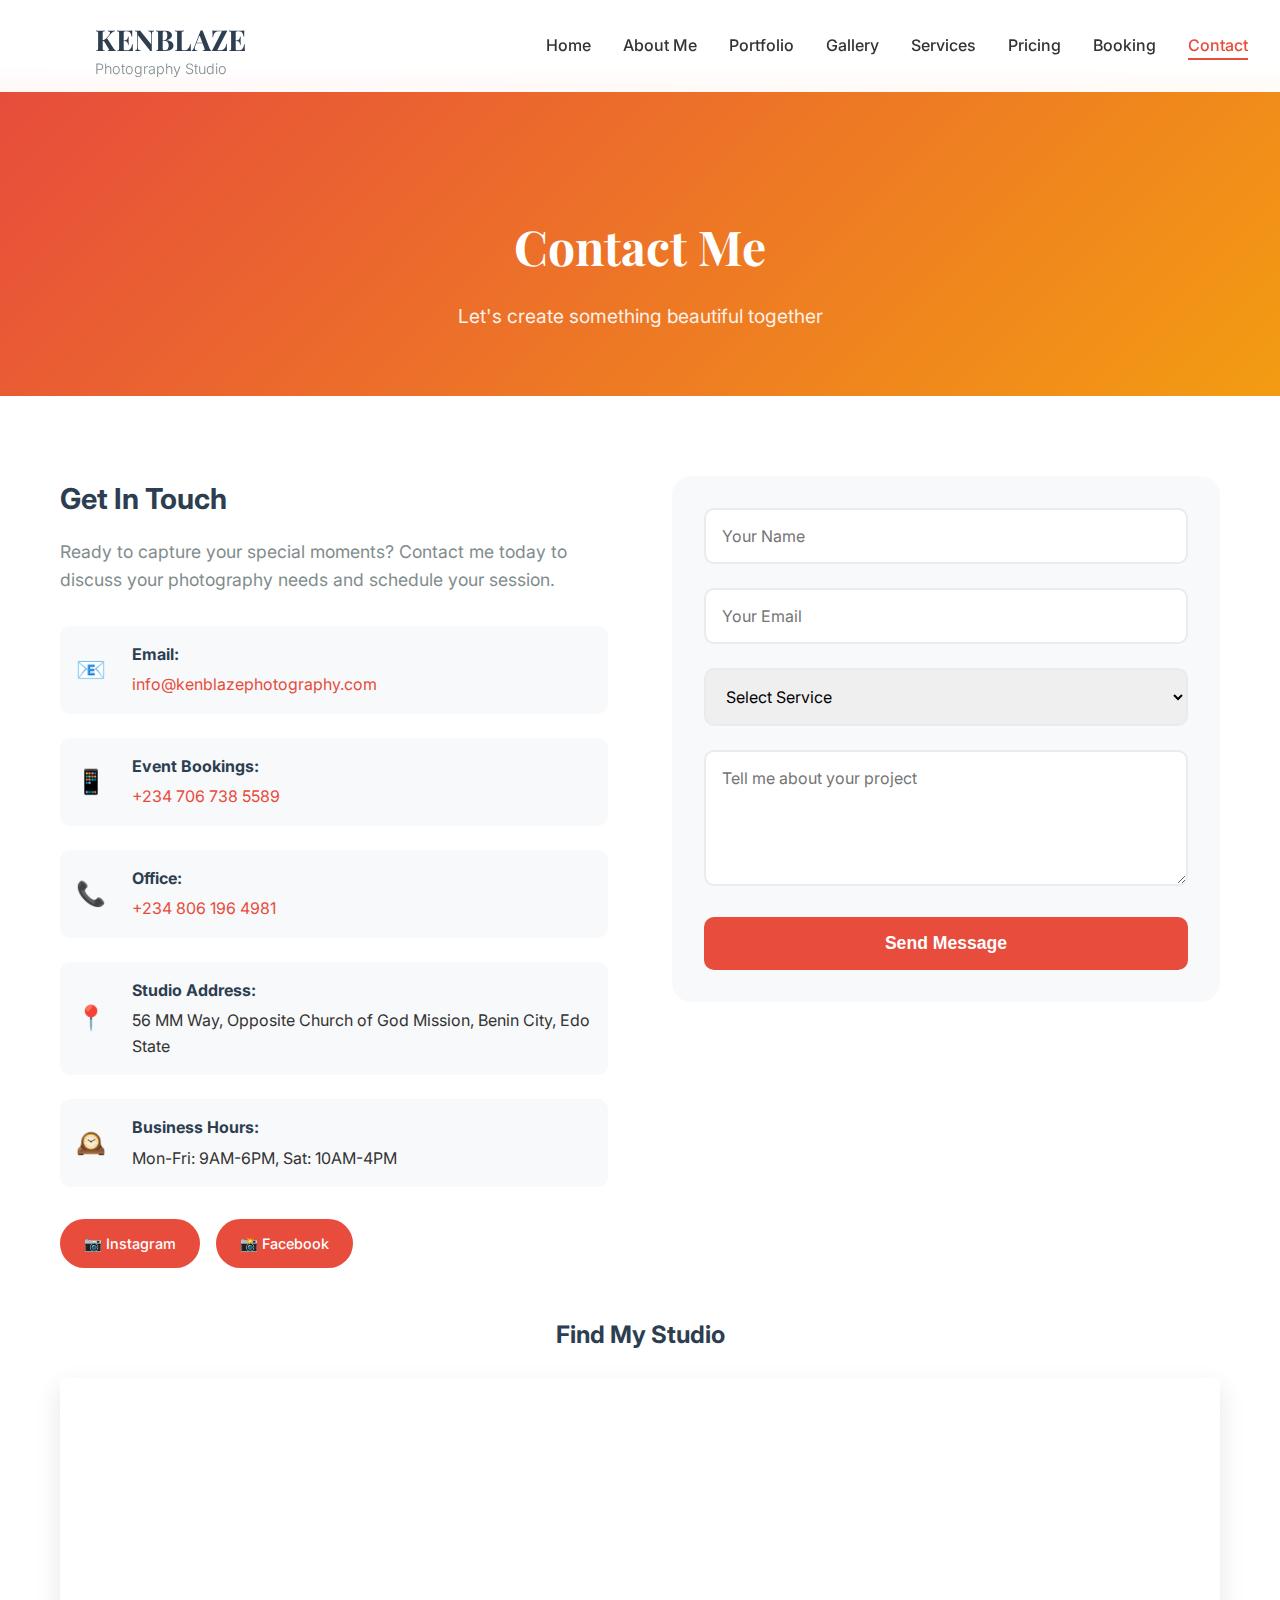
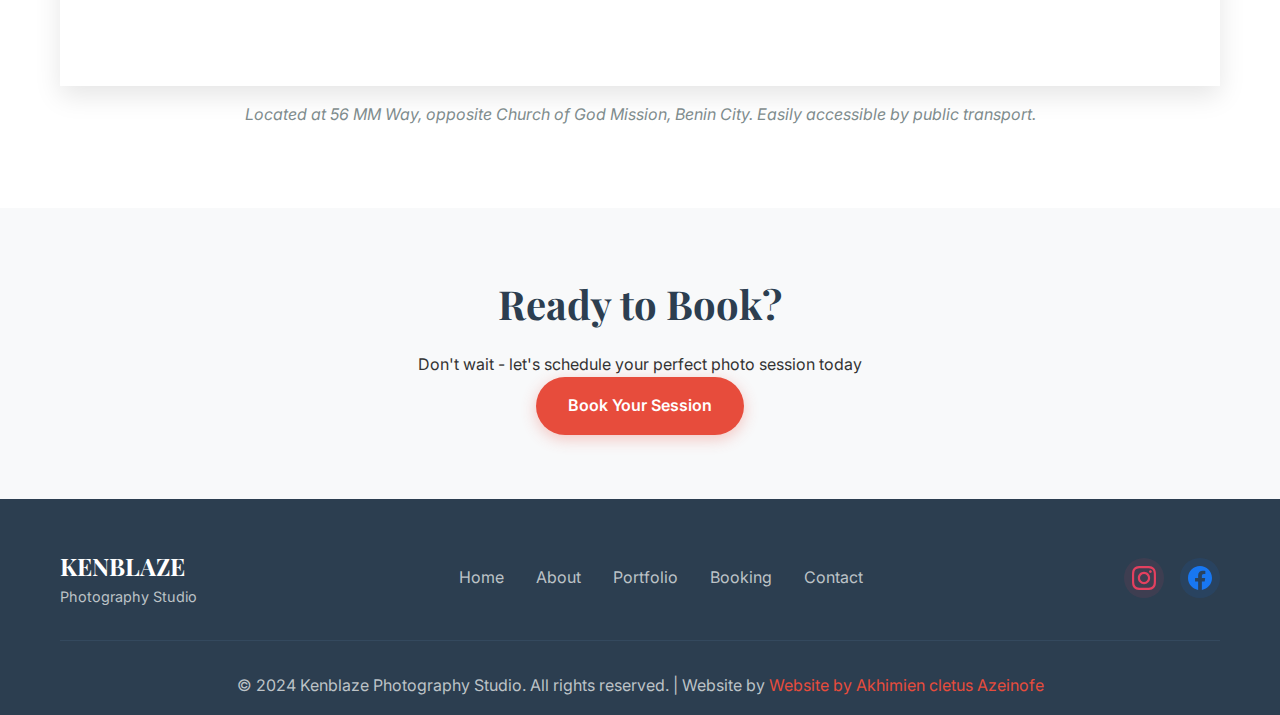
<file: contact.html>
<!DOCTYPE html>
<html lang="en">
<head>
    <meta charset="UTF-8">
    <meta name="viewport" content="width=device-width, initial-scale=1.0">
    <title>Contact Me - Kenblaze Photography Studio</title>
    <link rel="stylesheet" href="styles.css">
    <link href="https://fonts.googleapis.com/css2?family=Playfair+Display:wght@400;700&family=Inter:wght@300;400;500;600&display=swap" rel="stylesheet">
</head>
<body>
    <header class="header">
        <nav class="nav">
            <div class="nav-brand">
                <img src="main logo.jpg" alt="Kenblaze Logo" class="logo">
                <div class="brand-text">
                    <h1>KENBLAZE</h1>
                    <span>Photography Studio</span>
                </div>
            </div>
            <ul class="nav-menu">
                <li><a href="index.html">Home</a></li>
                <li><a href="about.html">About Me</a></li>
                <li><a href="index.html#portfolio">Portfolio</a></li>
                <li><a href="index.html#gallery">Gallery</a></li>
                <li><a href="index.html#services">Services</a></li>
                <li><a href="index.html#pricing">Pricing</a></li>
                <li><a href="booking.html">Booking</a></li>
                <li><a href="contact.html" class="active">Contact</a></li>
            </ul>
            <div class="nav-toggle">
                <span></span>
                <span></span>
                <span></span>
            </div>
        </nav>
    </header>

    <main>
        <section class="page-hero">
            <div class="container">
                <h1>Contact Me</h1>
                <p>Let's create something beautiful together</p>
            </div>
        </section>

        <section class="contact">
            <div class="container">
                <div class="contact-content">
                    <div class="contact-info">
                        <h3>Get In Touch</h3>
                        <p>Ready to capture your special moments? Contact me today to discuss your photography needs and schedule your session.</p>
                        <div class="contact-details">
                            <div class="contact-item">
                                <div class="contact-icon">📧</div>
                                <div>
                                    <strong>Email:</strong>
                                    <a href="mailto:info@kenblazephotography.com">info@kenblazephotography.com</a>
                                </div>
                            </div>
                            <div class="contact-item">
                                <div class="contact-icon">📱</div>
                                <div>
                                    <strong>Event Bookings:</strong>
                                    <a href="tel:+2347067385589">+234 706 738 5589</a>
                                </div>
                            </div>
                            <div class="contact-item">
                                <div class="contact-icon">📞</div>
                                <div>
                                    <strong>Office:</strong>
                                    <a href="tel:+2348061964981">+234 806 196 4981</a>
                                </div>
                            </div>
                            <div class="contact-item">
                                <div class="contact-icon">📍</div>
                                <div>
                                    <strong>Studio Address:</strong>
                                    <span>56 MM Way, Opposite Church of God Mission, Benin City, Edo State</span>
                                </div>
                            </div>
                            <div class="contact-item">
                                <div class="contact-icon">🕰️</div>
                                <div>
                                    <strong>Business Hours:</strong>
                                    <span>Mon-Fri: 9AM-6PM, Sat: 10AM-4PM</span>
                                </div>
                            </div>
                        </div>
                        <div class="social-links">
                            <a href="https://www.instagram.com/kenblazeweddings" target="_blank" class="social-link">📷 Instagram</a>
                            <a href="https://www.facebook.com/share/1XqUZnaCNN/" target="_blank" class="social-link">📸 Facebook</a>
                        </div>
                    </div>
                    <form class="contact-form">
                        <div class="form-group">
                            <input type="text" name="name" placeholder="Your Name" required>
                        </div>
                        <div class="form-group">
                            <input type="email" name="email" placeholder="Your Email" required>
                        </div>
                        <div class="form-group">
                            <select name="service" required>
                                <option value="">Select Service</option>
                                <option value="portrait">Portrait Photography</option>
                                <option value="event">Event Photography</option>
                                <option value="commercial">Commercial Photography</option>
                                <option value="other">Other</option>
                            </select>
                        </div>
                        <div class="form-group">
                            <textarea name="message" placeholder="Tell me about your project" rows="5" required></textarea>
                        </div>
                        <button type="submit" class="submit-btn">Send Message</button>
                    </form>
                </div>
                <div class="map-container">
                    <h3>Find My Studio</h3>
                    <div class="map-embed">
                        <iframe 
                            src="https://www.google.com/maps/embed?pb=!1m18!1m12!1m3!1d3952.542234567890!2d5.6037128!3d6.3350394!2m3!1f0!2f0!3f0!3m2!1i1024!2i768!4f13.1!3m3!1m2!1s0x1040d59e10b3c5a1%3A0x3b2c4d5e6f7a8b9c!2sMM%20Way%2C%20Benin%20City%2C%20Edo%20State%2C%20Nigeria!5e0!3m2!1sen!2sng!4v1635959542207!5m2!1sen!2sng" 
                            width="100%" 
                            height="300" 
                            style="border:0;border-radius:15px;" 
                            allowfullscreen="" 
                            loading="lazy">
                        </iframe>
                    </div>
                    <p class="map-note">Located at 56 MM Way, opposite Church of God Mission, Benin City. Easily accessible by public transport.</p>
                </div>
            </div>
        </section>

        <section class="cta-section">
            <div class="container">
                <h2>Ready to Book?</h2>
                <p>Don't wait - let's schedule your perfect photo session today</p>
                <a href="booking.html" class="cta-button">Book Your Session</a>
            </div>
        </section>
    </main>

    <footer class="footer">
        <div class="container">
            <div class="footer-content">
                <div class="footer-brand">
                    <h3>KENBLAZE</h3>
                    <p>Photography Studio</p>
                </div>
                <div class="footer-links">
                    <a href="index.html">Home</a>
                    <a href="about.html">About</a>
                    <a href="index.html#portfolio">Portfolio</a>
                    <a href="booking.html">Booking</a>
                    <a href="contact.html">Contact</a>
                </div>
                <div class="footer-social">
                    <a href="https://www.instagram.com/kenblazeweddings" target="_blank" class="social-icon instagram">
                        <svg width="24" height="24" viewBox="0 0 24 24" fill="currentColor">
                            <path d="M12 2.163c3.204 0 3.584.012 4.85.07 3.252.148 4.771 1.691 4.919 4.919.058 1.265.069 1.645.069 4.849 0 3.205-.012 3.584-.069 4.849-.149 3.225-1.664 4.771-4.919 4.919-1.266.058-1.644.07-4.85.07-3.204 0-3.584-.012-4.849-.07-3.26-.149-4.771-1.699-4.919-4.92-.058-1.265-.07-1.644-.07-4.849 0-3.204.013-3.583.07-4.849.149-3.227 1.664-4.771 4.919-4.919 1.266-.057 1.645-.069 4.849-.069zm0-2.163c-3.259 0-3.667.014-4.947.072-4.358.2-6.78 2.618-6.98 6.98-.059 1.281-.073 1.689-.073 4.948 0 3.259.014 3.668.072 4.948.2 4.358 2.618 6.78 6.98 6.98 1.281.058 1.689.072 4.948.072 3.259 0 3.668-.014 4.948-.072 4.354-.2 6.782-2.618 6.979-6.98.059-1.28.073-1.689.073-4.948 0-3.259-.014-3.667-.072-4.947-.196-4.354-2.617-6.78-6.979-6.98-1.281-.059-1.69-.073-4.949-.073zm0 5.838c-3.403 0-6.162 2.759-6.162 6.162s2.759 6.163 6.162 6.163 6.162-2.759 6.162-6.163c0-3.403-2.759-6.162-6.162-6.162zm0 10.162c-2.209 0-4-1.79-4-4 0-2.209 1.791-4 4-4s4 1.791 4 4c0 2.21-1.791 4-4 4zm6.406-11.845c-.796 0-1.441.645-1.441 1.44s.645 1.44 1.441 1.44c.795 0 1.439-.645 1.439-1.44s-.644-1.44-1.439-1.44z"/>
                        </svg>
                    </a>
                    <a href="https://www.facebook.com/share/1XqUZnaCNN/" target="_blank" class="social-icon facebook">
                        <svg width="24" height="24" viewBox="0 0 24 24" fill="currentColor">
                            <path d="M24 12.073c0-6.627-5.373-12-12-12s-12 5.373-12 12c0 5.99 4.388 10.954 10.125 11.854v-8.385H7.078v-3.47h3.047V9.43c0-3.007 1.792-4.669 4.533-4.669 1.312 0 2.686.235 2.686.235v2.953H15.83c-1.491 0-1.956.925-1.956 1.874v2.25h3.328l-.532 3.47h-2.796v8.385C19.612 23.027 24 18.062 24 12.073z"/>
                        </svg>
                    </a>
                </div>
            </div>
            <div class="footer-bottom">
                <p>&copy; 2024 Kenblaze Photography Studio. All rights reserved. | Website by <a href="#" style="color: #e74c3c; text-decoration: none;">Website by Akhimien cletus Azeinofe</a></p>
            </div>
        </div>
    </footer>

    <script src="script.js"></script>
</body>
</html>
</file>
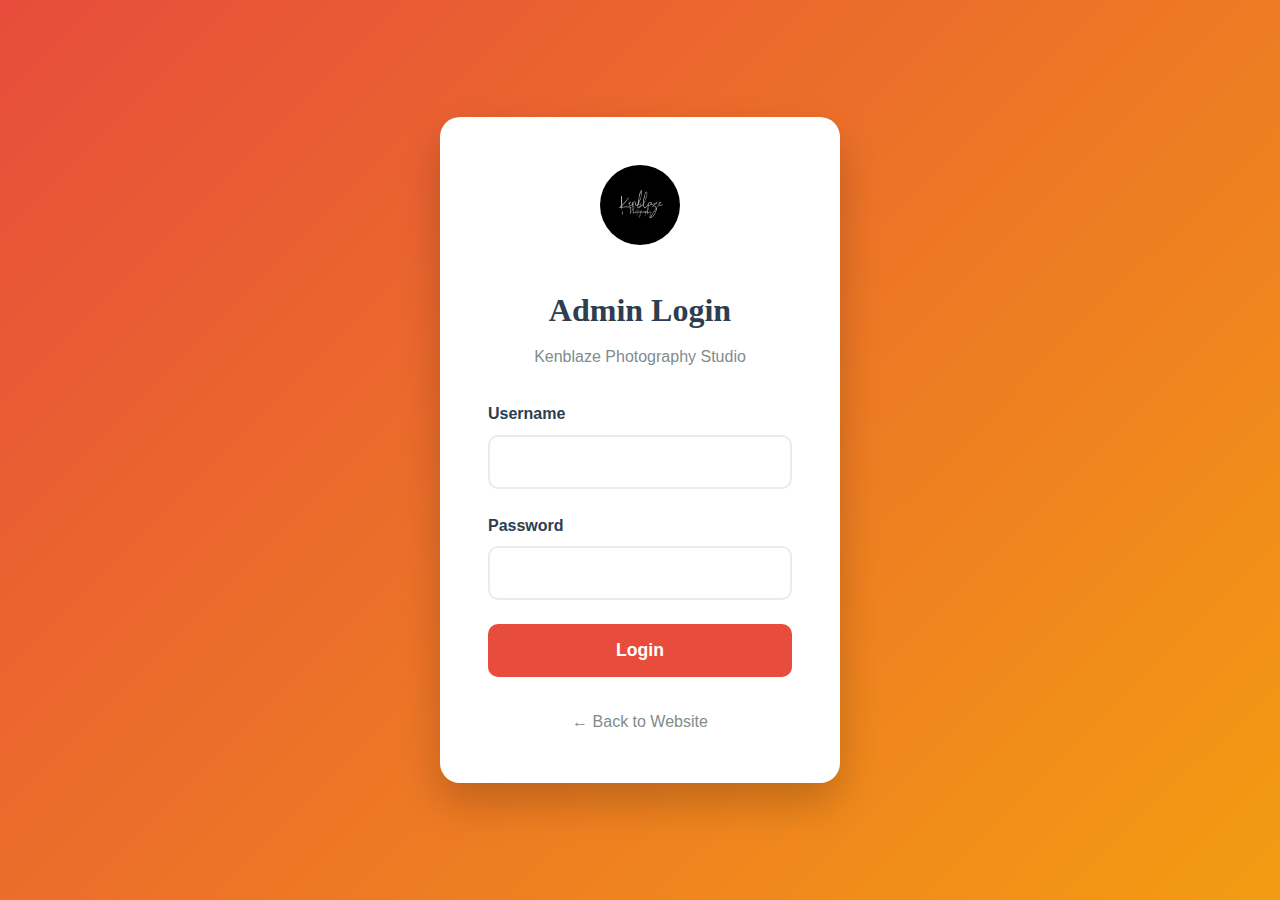
<file: login.html>
<!DOCTYPE html>
<html lang="en">
<head>
    <meta charset="UTF-8">
    <meta name="viewport" content="width=device-width, initial-scale=1.0">
    <title>Admin Login - Kenblaze Photography</title>
    <link rel="stylesheet" href="styles.css">
    <style>
        .login-container {
            min-height: 100vh;
            display: flex;
            align-items: center;
            justify-content: center;
            background: linear-gradient(135deg, #e74c3c, #f39c12);
        }
        .login-box {
            background: white;
            padding: 3rem;
            border-radius: 20px;
            box-shadow: 0 20px 40px rgba(0, 0, 0, 0.2);
            width: 100%;
            max-width: 400px;
            text-align: center;
        }
        .login-logo {
            width: 80px;
            height: 80px;
            margin: 0 auto 2rem;
            border-radius: 50%;
        }
        .login-title {
            font-family: 'Playfair Display', serif;
            font-size: 2rem;
            color: #2c3e50;
            margin-bottom: 0.5rem;
        }
        .login-subtitle {
            color: #7f8c8d;
            margin-bottom: 2rem;
        }
        .login-form {
            text-align: left;
        }
        .form-group {
            margin-bottom: 1.5rem;
        }
        .form-group label {
            display: block;
            margin-bottom: 0.5rem;
            font-weight: 600;
            color: #2c3e50;
        }
        .form-group input {
            width: 100%;
            padding: 1rem;
            border: 2px solid #e9ecef;
            border-radius: 10px;
            font-size: 1rem;
            transition: border-color 0.3s ease;
        }
        .form-group input:focus {
            outline: none;
            border-color: #e74c3c;
        }
        .login-btn {
            width: 100%;
            background: #e74c3c;
            color: white;
            padding: 1rem;
            border: none;
            border-radius: 10px;
            font-size: 1.1rem;
            font-weight: 600;
            cursor: pointer;
            transition: background 0.3s ease;
        }
        .login-btn:hover {
            background: #c0392b;
        }
        .error-message {
            color: #e74c3c;
            margin-top: 1rem;
            display: none;
        }
        .back-link {
            margin-top: 2rem;
            text-align: center;
        }
        .back-link a {
            color: #7f8c8d;
            text-decoration: none;
        }
    </style>
</head>
<body>
    <div class="login-container">
        <div class="login-box">
            <img src="main logo.jpg" alt="Kenblaze Logo" class="login-logo">
            <h1 class="login-title">Admin Login</h1>
            <p class="login-subtitle">Kenblaze Photography Studio</p>
            
            <form class="login-form" id="loginForm">
                <div class="form-group">
                    <label for="username">Username</label>
                    <input type="text" id="username" name="username" required>
                </div>
                <div class="form-group">
                    <label for="password">Password</label>
                    <input type="password" id="password" name="password" required>
                </div>
                <button type="submit" class="login-btn">Login</button>
                <div class="error-message" id="errorMessage">Invalid username or password</div>
            </form>
            
            <div class="back-link">
                <a href="index.html">← Back to Website</a>
            </div>
        </div>
    </div>

    <script>
        document.getElementById('loginForm').addEventListener('submit', function(e) {
            e.preventDefault();
            
            const username = document.getElementById('username').value;
            const password = document.getElementById('password').value;
            const errorMessage = document.getElementById('errorMessage');
            
            // Simple authentication (in production, use proper backend authentication)
            if (username === 'kenblaze' && password === 'photo2024') {
                // Set admin session
                localStorage.setItem('kenblaze_admin', 'true');
                localStorage.setItem('kenblaze_admin_time', Date.now());
                
                // Redirect to admin dashboard
                window.location.href = 'admin.html';
            } else {
                errorMessage.style.display = 'block';
                setTimeout(() => {
                    errorMessage.style.display = 'none';
                }, 3000);
            }
        });
    </script>
</body>
</html>
</file>
<file: styles.css>
/* Reset and Base Styles */
* {
    margin: 0;
    padding: 0;
    box-sizing: border-box;
}

body {
    font-family: 'Inter', sans-serif;
    line-height: 1.6;
    color: #333;
    overflow-x: hidden;
}

.container {
    max-width: 1200px;
    margin: 0 auto;
    padding: 0 20px;
}

/* Header and Navigation */
.header {
    position: fixed;
    top: 0;
    width: 100%;
    background: rgba(255, 255, 255, 0.95);
    backdrop-filter: blur(10px);
    z-index: 1000;
    transition: all 0.3s ease;
}

.nav {
    display: flex;
    justify-content: space-between;
    align-items: center;
    padding: 1rem 2rem;
}

.nav-brand {
    display: flex;
    align-items: center;
    gap: 0.8rem;
}

.logo {
    height: 50px;
    width: auto;
    border-radius: 8px;
    transition: transform 0.3s ease;
}

.logo:hover {
    transform: scale(1.05);
}

.brand-text h1 {
    font-family: 'Playfair Display', serif;
    font-size: 1.8rem;
    font-weight: 700;
    color: #2c3e50;
    margin: 0;
}

.brand-text span {
    font-size: 0.9rem;
    color: #7f8c8d;
    font-weight: 300;
    display: block;
    line-height: 1;
}

.nav-brand h1 {
    font-family: 'Playfair Display', serif;
    font-size: 1.8rem;
    font-weight: 700;
    color: #2c3e50;
}

.nav-brand span {
    font-size: 0.9rem;
    color: #7f8c8d;
    font-weight: 300;
}

.nav-menu {
    display: flex;
    list-style: none;
    gap: 2rem;
}

.nav-menu a {
    text-decoration: none;
    color: #333;
    font-weight: 500;
    transition: color 0.3s ease;
    position: relative;
}

.nav-menu a:hover {
    color: #e74c3c;
}

.nav-menu a::after {
    content: '';
    position: absolute;
    width: 0;
    height: 2px;
    bottom: -5px;
    left: 0;
    background-color: #e74c3c;
    transition: width 0.3s ease;
}

.nav-menu a:hover::after {
    width: 100%;
}

.nav-toggle {
    display: none;
    flex-direction: column;
    cursor: pointer;
}

.nav-toggle span {
    width: 25px;
    height: 3px;
    background: #333;
    margin: 3px 0;
    transition: 0.3s;
}

/* Hero Section */
.hero {
    display: flex;
    align-items: center;
    min-height: 100vh;
    padding: 0 2rem;
    margin-top: 80px;
}

.hero-content {
    flex: 1;
    max-width: 600px;
}

.hero-content h1 {
    font-family: 'Playfair Display', serif;
    font-size: 3.5rem;
    font-weight: 700;
    color: #2c3e50;
    margin-bottom: 1rem;
    line-height: 1.2;
}

.hero-content p {
    font-size: 1.2rem;
    color: #7f8c8d;
    margin-bottom: 2rem;
}

.cta-button {
    display: inline-block;
    background: #e74c3c;
    color: white;
    padding: 1rem 2rem;
    text-decoration: none;
    border-radius: 50px;
    font-weight: 600;
    transition: all 0.3s ease;
    box-shadow: 0 4px 15px rgba(231, 76, 60, 0.3);
}

.cta-button:hover {
    background: #c0392b;
    transform: translateY(-2px);
    box-shadow: 0 6px 20px rgba(231, 76, 60, 0.4);
}

.hero-image {
    flex: 1;
    text-align: center;
}

.hero-image img {
    max-width: 100%;
    height: auto;
    border-radius: 20px;
    box-shadow: 0 20px 40px rgba(0, 0, 0, 0.1);
}

/* About Section */
.about {
    padding: 5rem 0;
    background: #f8f9fa;
}

.about-content {
    display: flex;
    align-items: center;
    gap: 4rem;
}

.about-text {
    flex: 1;
}

.about h2 {
    font-family: 'Playfair Display', serif;
    font-size: 2.5rem;
    color: #2c3e50;
    margin-bottom: 1.5rem;
}

.about p {
    font-size: 1.1rem;
    color: #555;
    margin-bottom: 1.5rem;
}

.stats {
    display: flex;
    gap: 2rem;
    margin-top: 2rem;
}

.stat {
    text-align: center;
}

.stat h3 {
    font-size: 2rem;
    color: #e74c3c;
    font-weight: 700;
}

.stat p {
    color: #7f8c8d;
    font-size: 0.9rem;
}

.about-image {
    flex: 1;
}

.about-image {
    position: relative;
}

.about-image img {
    width: 100%;
    height: 400px;
    object-fit: cover;
    object-position: center top;
    border-radius: 20px;
    box-shadow: 0 15px 30px rgba(0, 0, 0, 0.1);
}

.skills {
    margin: 2rem 0;
}

.skill {
    margin-bottom: 1rem;
}

.skill span {
    display: block;
    margin-bottom: 0.5rem;
    font-weight: 500;
    color: #2c3e50;
}

.skill-bar {
    height: 8px;
    background: #ecf0f1;
    border-radius: 4px;
    overflow: hidden;
}

.skill-fill {
    height: 100%;
    background: linear-gradient(90deg, #e74c3c, #f39c12);
    border-radius: 4px;
    transition: width 2s ease;
    width: 0;
}

.about-badges {
    display: flex;
    flex-direction: column;
    gap: 0.5rem;
    margin-top: 1rem;
}

.badge {
    background: #e74c3c;
    color: white;
    padding: 0.5rem 1rem;
    border-radius: 20px;
    font-size: 0.9rem;
    text-align: center;
    font-weight: 500;
}

/* Gallery Section */
.gallery {
    padding: 5rem 0;
    background: #f8f9fa;
}

.gallery h2 {
    font-family: 'Playfair Display', serif;
    font-size: 2.5rem;
    text-align: center;
    color: #2c3e50;
    margin-bottom: 1rem;
}

.gallery-subtitle {
    text-align: center;
    color: #7f8c8d;
    font-size: 1.1rem;
    margin-bottom: 3rem;
}

.gallery-container {
    position: relative;
    display: flex;
    align-items: center;
    gap: 1rem;
}

.gallery-scroll {
    display: flex;
    gap: 1.5rem;
    overflow-x: auto;
    scroll-behavior: smooth;
    padding: 1rem 0;
    scrollbar-width: none;
    -ms-overflow-style: none;
}

.gallery-scroll::-webkit-scrollbar {
    display: none;
}

.gallery-item {
    flex: 0 0 300px;
    height: 400px;
    border-radius: 15px;
    overflow: hidden;
    box-shadow: 0 10px 25px rgba(0, 0, 0, 0.1);
    transition: transform 0.3s ease;
    cursor: pointer;
    background: #f8f9fa;
}

.gallery-item:hover {
    transform: translateY(-5px) scale(1.02);
}

.gallery-item img {
    width: 100%;
    height: 100%;
    object-fit: cover;
    object-position: center;
    transition: transform 0.3s ease;
}

.gallery-item:hover img {
    transform: scale(1.05);
}

.gallery-nav {
    background: #e74c3c;
    color: white;
    border: none;
    border-radius: 50%;
    width: 50px;
    height: 50px;
    font-size: 1.5rem;
    cursor: pointer;
    transition: all 0.3s ease;
    box-shadow: 0 4px 15px rgba(231, 76, 60, 0.3);
}

.gallery-nav:hover {
    background: #c0392b;
    transform: scale(1.1);
}

.gallery-nav:disabled {
    opacity: 0.5;
    cursor: not-allowed;
}

.gallery-item:hover img {
    transform: scale(1.1);
}

/* Portfolio Section */
.portfolio {
    padding: 5rem 0;
}

.portfolio h2 {
    font-family: 'Playfair Display', serif;
    font-size: 2.5rem;
    text-align: center;
    color: #2c3e50;
    margin-bottom: 3rem;
}

.portfolio-filters {
    display: flex;
    justify-content: center;
    gap: 1rem;
    margin-bottom: 3rem;
}

.filter-btn {
    background: transparent;
    border: 2px solid #e74c3c;
    color: #e74c3c;
    padding: 0.5rem 1.5rem;
    border-radius: 25px;
    cursor: pointer;
    transition: all 0.3s ease;
    font-weight: 500;
}

.filter-btn.active,
.filter-btn:hover {
    background: #e74c3c;
    color: white;
}

.portfolio-grid {
    display: grid;
    grid-template-columns: repeat(auto-fit, minmax(300px, 1fr));
    gap: 2rem;
}

.portfolio-item {
    position: relative;
    overflow: hidden;
    border-radius: 15px;
    box-shadow: 0 10px 25px rgba(0, 0, 0, 0.1);
    transition: transform 0.3s ease;
}

.portfolio-item:hover {
    transform: translateY(-5px);
}

.portfolio-item img {
    width: 100%;
    height: 300px;
    object-fit: cover;
    transition: transform 0.3s ease;
}

.portfolio-item:hover img {
    transform: scale(1.1);
}

.portfolio-overlay {
    position: absolute;
    bottom: 0;
    left: 0;
    right: 0;
    background: linear-gradient(transparent, rgba(0, 0, 0, 0.8));
    color: white;
    padding: 2rem 1.5rem 1.5rem;
    transform: translateY(100%);
    transition: transform 0.3s ease;
}

.portfolio-item:hover .portfolio-overlay {
    transform: translateY(0);
}

.portfolio-overlay h3 {
    font-size: 1.2rem;
    margin-bottom: 0.5rem;
}

/* Services Section */
.services {
    padding: 5rem 0;
    background: #f8f9fa;
}

.services h2 {
    font-family: 'Playfair Display', serif;
    font-size: 2.5rem;
    text-align: center;
    color: #2c3e50;
    margin-bottom: 3rem;
}

.services-grid {
    display: grid;
    grid-template-columns: repeat(auto-fit, minmax(300px, 1fr));
    gap: 2rem;
}

.service-card {
    background: white;
    padding: 2.5rem;
    border-radius: 20px;
    text-align: center;
    box-shadow: 0 10px 30px rgba(0, 0, 0, 0.1);
    transition: transform 0.3s ease;
}

.service-card:hover {
    transform: translateY(-10px);
}

.service-icon {
    font-size: 3rem;
    margin-bottom: 1rem;
}

.service-card h3 {
    font-size: 1.5rem;
    color: #2c3e50;
    margin-bottom: 1rem;
}

.service-card p {
    color: #7f8c8d;
    margin-bottom: 1.5rem;
}

.service-card ul {
    list-style: none;
    text-align: left;
}

.service-card li {
    padding: 0.5rem 0;
    color: #555;
    position: relative;
    padding-left: 1.5rem;
}

.service-card li::before {
    content: '✓';
    position: absolute;
    left: 0;
    color: #e74c3c;
    font-weight: bold;
}

/* Pricing Section */
.pricing {
    padding: 5rem 0;
}

.pricing h2 {
    font-family: 'Playfair Display', serif;
    font-size: 2.5rem;
    text-align: center;
    color: #2c3e50;
    margin-bottom: 1rem;
}

.pricing-subtitle {
    text-align: center;
    color: #7f8c8d;
    font-size: 1.1rem;
    margin-bottom: 3rem;
}

.pricing-grid {
    display: grid;
    grid-template-columns: repeat(auto-fit, minmax(300px, 1fr));
    gap: 2rem;
    max-width: 1000px;
    margin: 0 auto;
}

.pricing-card {
    background: white;
    border-radius: 20px;
    padding: 2rem;
    text-align: center;
    box-shadow: 0 10px 30px rgba(0, 0, 0, 0.1);
    transition: transform 0.3s ease;
    position: relative;
    border: 2px solid transparent;
}

.pricing-card:hover {
    transform: translateY(-10px);
}

.pricing-card.featured {
    border-color: #e74c3c;
    transform: scale(1.05);
}

.pricing-badge {
    position: absolute;
    top: -10px;
    left: 50%;
    transform: translateX(-50%);
    background: #e74c3c;
    color: white;
    padding: 0.5rem 1.5rem;
    border-radius: 20px;
    font-size: 0.9rem;
    font-weight: 600;
}

.pricing-header h3 {
    font-size: 1.5rem;
    color: #2c3e50;
    margin-bottom: 1rem;
}

.price {
    font-size: 3rem;
    font-weight: 700;
    color: #e74c3c;
    margin-bottom: 0.5rem;
}

.pricing-header p {
    color: #7f8c8d;
    margin-bottom: 2rem;
}

.pricing-features {
    list-style: none;
    text-align: left;
    margin-bottom: 2rem;
}

.pricing-features li {
    padding: 0.5rem 0;
    color: #555;
    border-bottom: 1px solid #f8f9fa;
}

.pricing-btn {
    display: inline-block;
    background: #e74c3c;
    color: white;
    padding: 1rem 2rem;
    text-decoration: none;
    border-radius: 50px;
    font-weight: 600;
    transition: all 0.3s ease;
    width: 100%;
}

.pricing-btn:hover {
    background: #c0392b;
    transform: translateY(-2px);
}

/* Booking Section */
.booking {
    padding: 5rem 0;
    background: #f8f9fa;
}

.booking h2 {
    font-family: 'Playfair Display', serif;
    font-size: 2.5rem;
    text-align: center;
    color: #2c3e50;
    margin-bottom: 1rem;
}

.booking-subtitle {
    text-align: center;
    color: #7f8c8d;
    font-size: 1.1rem;
    margin-bottom: 3rem;
}

.booking-content {
    display: grid;
    grid-template-columns: 2fr 1fr;
    gap: 4rem;
    align-items: start;
}

.booking-form {
    background: white;
    padding: 2.5rem;
    border-radius: 20px;
    box-shadow: 0 10px 30px rgba(0, 0, 0, 0.1);
}

.form-row {
    display: grid;
    grid-template-columns: 1fr 1fr;
    gap: 1rem;
    margin-bottom: 1.5rem;
}

.booking-form label {
    display: block;
    margin-bottom: 0.5rem;
    font-weight: 500;
    color: #2c3e50;
}

.booking-form input,
.booking-form select,
.booking-form textarea {
    width: 100%;
    padding: 1rem;
    border: 2px solid #e9ecef;
    border-radius: 10px;
    font-size: 1rem;
    transition: border-color 0.3s ease;
    font-family: inherit;
}

.booking-form input:focus,
.booking-form select:focus,
.booking-form textarea:focus {
    outline: none;
    border-color: #e74c3c;
}

.booking-submit {
    width: 100%;
    background: #e74c3c;
    color: white;
    padding: 1.2rem;
    border: none;
    border-radius: 10px;
    font-size: 1.1rem;
    font-weight: 600;
    cursor: pointer;
    transition: background 0.3s ease;
}

.booking-submit:hover {
    background: #c0392b;
}

.booking-info {
    display: flex;
    flex-direction: column;
    gap: 1.5rem;
}

.booking-card {
    background: white;
    padding: 1.5rem;
    border-radius: 15px;
    box-shadow: 0 5px 15px rgba(0, 0, 0, 0.1);
}

.booking-card h3 {
    color: #2c3e50;
    margin-bottom: 1rem;
    font-size: 1.1rem;
}

.booking-card ol,
.booking-card ul {
    margin: 0;
    padding-left: 1.2rem;
}

.booking-card li {
    margin-bottom: 0.5rem;
    color: #555;
}

/* Contact Section */
.contact {
    padding: 5rem 0;
}

.contact h2 {
    font-family: 'Playfair Display', serif;
    font-size: 2.5rem;
    text-align: center;
    color: #2c3e50;
    margin-bottom: 3rem;
}

.contact-content {
    display: grid;
    grid-template-columns: 1fr 1fr;
    gap: 4rem;
    align-items: start;
}

.contact-info h3 {
    font-size: 1.8rem;
    color: #2c3e50;
    margin-bottom: 1rem;
}

.contact-info p {
    color: #7f8c8d;
    margin-bottom: 2rem;
    font-size: 1.1rem;
}

.contact-details {
    space-y: 1rem;
}

.contact-item {
    display: flex;
    align-items: center;
    margin-bottom: 1.5rem;
    padding: 1rem;
    background: #f8f9fa;
    border-radius: 10px;
    gap: 1rem;
}

.contact-icon {
    font-size: 1.5rem;
    min-width: 40px;
}

.contact-item strong {
    color: #2c3e50;
    display: block;
    margin-bottom: 0.3rem;
}

.contact-item a {
    color: #e74c3c;
    text-decoration: none;
}

.social-links {
    display: flex;
    gap: 1rem;
    margin-top: 2rem;
}

.social-link {
    display: inline-block;
    padding: 0.8rem 1.5rem;
    background: #e74c3c;
    color: white;
    text-decoration: none;
    border-radius: 25px;
    font-size: 0.9rem;
    font-weight: 500;
    transition: all 0.3s ease;
}

.social-link:hover {
    background: #c0392b;
    transform: translateY(-2px);
}

.map-container {
    margin-top: 3rem;
    text-align: center;
}

.map-container h3 {
    color: #2c3e50;
    margin-bottom: 1.5rem;
    font-size: 1.5rem;
}

.map-embed {
    margin-bottom: 1rem;
    box-shadow: 0 10px 25px rgba(0, 0, 0, 0.1);
}

.map-note {
    color: #7f8c8d;
    font-style: italic;
}

.contact-form {
    background: #f8f9fa;
    padding: 2rem;
    border-radius: 20px;
}

.form-group {
    margin-bottom: 1.5rem;
}

.form-group input,
.form-group select,
.form-group textarea {
    width: 100%;
    padding: 1rem;
    border: 2px solid #e9ecef;
    border-radius: 10px;
    font-size: 1rem;
    transition: border-color 0.3s ease;
    font-family: inherit;
}

.form-group input:focus,
.form-group select:focus,
.form-group textarea:focus {
    outline: none;
    border-color: #e74c3c;
}

.submit-btn {
    width: 100%;
    background: #e74c3c;
    color: white;
    padding: 1rem;
    border: none;
    border-radius: 10px;
    font-size: 1.1rem;
    font-weight: 600;
    cursor: pointer;
    transition: background 0.3s ease;
}

.submit-btn:hover {
    background: #c0392b;
}

/* Footer */
.footer {
    background: #2c3e50;
    color: white;
    padding: 3rem 0 1rem;
}

.footer-content {
    display: flex;
    justify-content: space-between;
    align-items: center;
    margin-bottom: 2rem;
}

.footer-brand h3 {
    font-family: 'Playfair Display', serif;
    font-size: 1.5rem;
}

.footer-brand p {
    color: #bdc3c7;
    font-size: 0.9rem;
}

.footer-links {
    display: flex;
    gap: 2rem;
}

.footer-links a {
    color: #bdc3c7;
    text-decoration: none;
    transition: color 0.3s ease;
}

.footer-links a:hover {
    color: #e74c3c;
}

.footer-social {
    display: flex;
    gap: 1rem;
}

.footer-social a {
    font-size: 1.5rem;
    text-decoration: none;
    transition: transform 0.3s ease;
}

.footer-social a:hover {
    transform: scale(1.2);
}

.social-icon {
    display: inline-flex;
    align-items: center;
    justify-content: center;
    width: 40px;
    height: 40px;
    border-radius: 50%;
    transition: all 0.3s ease;
}

.social-icon.instagram {
    color: #E4405F;
    background: rgba(228, 64, 95, 0.1);
}

.social-icon.facebook {
    color: #1877F2;
    background: rgba(24, 119, 242, 0.1);
}

.social-icon:hover {
    transform: translateY(-2px) scale(1.1);
    box-shadow: 0 4px 15px rgba(0, 0, 0, 0.2);
}

.social-icon.instagram:hover {
    background: #E4405F;
    color: white;
}

.social-icon.facebook:hover {
    background: #1877F2;
    color: white;
}

.footer-bottom {
    text-align: center;
    padding-top: 2rem;
    border-top: 1px solid #34495e;
    color: #bdc3c7;
}

/* Page Hero */
.page-hero {
    background: linear-gradient(135deg, #e74c3c, #f39c12);
    color: white;
    text-align: center;
    padding: 8rem 0 4rem;
    margin-top: 80px;
}

.page-hero h1 {
    font-family: 'Playfair Display', serif;
    font-size: 3rem;
    margin-bottom: 1rem;
}

.page-hero p {
    font-size: 1.2rem;
    opacity: 0.9;
}

/* Timeline */
.journey {
    margin: 3rem 0;
}

.timeline {
    position: relative;
    padding-left: 2rem;
}

.timeline::before {
    content: '';
    position: absolute;
    left: 0;
    top: 0;
    bottom: 0;
    width: 2px;
    background: #e74c3c;
}

.timeline-item {
    position: relative;
    margin-bottom: 2rem;
    padding-left: 2rem;
}

.timeline-item::before {
    content: '';
    position: absolute;
    left: -6px;
    top: 0;
    width: 12px;
    height: 12px;
    background: #e74c3c;
    border-radius: 50%;
}

.year {
    font-weight: 700;
    color: #e74c3c;
    font-size: 1.1rem;
    margin-bottom: 0.5rem;
}

.timeline-item h4 {
    color: #2c3e50;
    margin-bottom: 0.5rem;
}

/* CTA Section */
.cta-section {
    background: #f8f9fa;
    padding: 4rem 0;
    text-align: center;
}

.cta-section h2 {
    font-family: 'Playfair Display', serif;
    font-size: 2.5rem;
    color: #2c3e50;
    margin-bottom: 1rem;
}

.cta-buttons {
    display: flex;
    gap: 1rem;
    justify-content: center;
    margin-top: 2rem;
}

.cta-button.secondary {
    background: transparent;
    color: #e74c3c;
    border: 2px solid #e74c3c;
}

.cta-button.secondary:hover {
    background: #e74c3c;
    color: white;
}

/* Active Navigation */
.nav-menu a.active {
    color: #e74c3c;
}

.nav-menu a.active::after {
    width: 100%;
}

/* Mobile Navigation */
.nav-menu.active {
    display: flex;
    position: fixed;
    top: 80px;
    left: 0;
    width: 100%;
    height: calc(100vh - 80px);
    background: white;
    flex-direction: column;
    justify-content: flex-start;
    align-items: center;
    padding: 2rem;
    box-shadow: 0 4px 20px rgba(0, 0, 0, 0.1);
    z-index: 999;
}

.nav-toggle.active span:nth-child(1) {
    transform: rotate(45deg) translate(5px, 5px);
}

.nav-toggle.active span:nth-child(2) {
    opacity: 0;
}

.nav-toggle.active span:nth-child(3) {
    transform: rotate(-45deg) translate(7px, -6px);
}

/* Responsive Design */
@media (max-width: 768px) {
    .nav-menu {
        display: none;
    }
    
    .nav-toggle {
        display: flex;
    }
    
    .hero {
        flex-direction: column;
        text-align: center;
        padding: 2rem 1rem;
    }
    
    .hero-content h1 {
        font-size: 2.5rem;
    }
    
    .page-hero h1 {
        font-size: 2.5rem;
    }
    
    .about-content {
        flex-direction: column;
        text-align: center;
    }
    
    .stats {
        justify-content: center;
    }
    
    .contact-content {
        grid-template-columns: 1fr;
        gap: 2rem;
    }
    
    .booking-content {
        grid-template-columns: 1fr;
        gap: 2rem;
    }
    
    .form-row {
        grid-template-columns: 1fr;
    }
    
    .pricing-grid {
        grid-template-columns: 1fr;
    }
    
    .social-links {
        flex-direction: column;
        align-items: center;
    }
    
    .footer-content {
        flex-direction: column;
        gap: 2rem;
        text-align: center;
    }
    
    .footer-links {
        flex-wrap: wrap;
        justify-content: center;
    }
    
    .cta-buttons {
        flex-direction: column;
        align-items: center;
    }
    
    .timeline {
        padding-left: 1rem;
    }
    
    .timeline-item {
        padding-left: 1.5rem;
    }
}

@media (max-width: 480px) {
    .hero-content h1 {
        font-size: 2rem;
    }
    
    .page-hero h1 {
        font-size: 2rem;
    }
    
    .portfolio-grid {
        grid-template-columns: 1fr;
    }
    
    .services-grid {
        grid-template-columns: 1fr;
    }
    
    .gallery-item {
        flex: 0 0 250px;
        height: 300px;
    }
    
    .gallery-nav {
        width: 40px;
        height: 40px;
        font-size: 1.2rem;
    }
    
    .nav {
        padding: 1rem;
    }
    
    .nav-brand h1 {
        font-size: 1.5rem;
    }
    
    .logo {
        height: 40px;
    }
    
    .nav-brand {
        gap: 0.5rem;
    }
    
    .container {
        padding: 0 15px;
    }
    
    .pricing-card.featured {
        transform: none;
    }
    
    .booking-form {
        padding: 1.5rem;
    }
    
    .instagram-cta {
        flex-direction: column;
        align-items: center;
    }
    
    .whatsapp-btn {
        margin-left: 0;
        margin-top: 1rem;
    }
    
    .price {
        font-size: 2.5rem;
    }
    
    .hero {
        padding: 1rem;
    }
    
    .hero-content {
        margin-bottom: 2rem;
    }
}

@media (max-width: 360px) {
    .nav-brand h1 {
        font-size: 1.3rem;
    }
    
    .logo {
        height: 35px;
    }
    
    .brand-text span {
        font-size: 0.8rem;
    }
    
    .hero-content h1 {
        font-size: 1.8rem;
    }
    
    .price {
        font-size: 2rem;
    }
    
    .service-card {
        padding: 1.5rem;
    }
    
    .portfolio-item img {
        height: 200px;
    }
    
    .gallery-item {
        flex: 0 0 200px;
        height: 250px;
    }
    
    .gallery-nav {
        width: 35px;
        height: 35px;
        font-size: 1rem;
    }
}

/* Instagram Feed */
.instagram-feed {
    padding: 5rem 0;
    background: #f8f9fa;
}

.instagram-feed h2 {
    font-family: 'Playfair Display', serif;
    font-size: 2.5rem;
    text-align: center;
    color: #2c3e50;
    margin-bottom: 1rem;
}

.instagram-subtitle {
    text-align: center;
    color: #7f8c8d;
    font-size: 1.1rem;
    margin-bottom: 3rem;
}

.instagram-container {
    max-width: 600px;
    margin: 0 auto 2rem;
    text-align: center;
}

.instagram-cta {
    text-align: center;
}

.instagram-btn {
    display: inline-block;
    background: linear-gradient(45deg, #f09433 0%,#e6683c 25%,#dc2743 50%,#cc2366 75%,#bc1888 100%);
    color: white;
    padding: 1rem 2rem;
    text-decoration: none;
    border-radius: 50px;
    font-weight: 600;
    transition: all 0.3s ease;
    box-shadow: 0 4px 15px rgba(188, 24, 136, 0.3);
}

.instagram-btn:hover {
    transform: translateY(-2px);
    box-shadow: 0 6px 20px rgba(188, 24, 136, 0.4);
}

.whatsapp-btn {
    display: inline-block;
    background: #25D366;
    color: white;
    padding: 1rem 2rem;
    text-decoration: none;
    border-radius: 50px;
    font-weight: 600;
    transition: all 0.3s ease;
    box-shadow: 0 4px 15px rgba(37, 211, 102, 0.3);
    margin-left: 1rem;
}

.whatsapp-btn:hover {
    background: #128C7E;
    transform: translateY(-2px);
    box-shadow: 0 6px 20px rgba(37, 211, 102, 0.4);
}

.instagram-cta {
    display: flex;
    justify-content: center;
    gap: 1rem;
    flex-wrap: wrap;
    margin-bottom: 2rem;
}

.quick-actions {
    display: flex;
    justify-content: center;
    gap: 1rem;
    flex-wrap: wrap;
}

.quick-btn {
    display: inline-block;
    background: #2c3e50;
    color: white;
    padding: 0.8rem 1.5rem;
    text-decoration: none;
    border-radius: 25px;
    font-weight: 500;
    transition: all 0.3s ease;
    font-size: 0.9rem;
}

.quick-btn:hover {
    background: #34495e;
    transform: translateY(-2px);
}

/* Floating WhatsApp Button */
.floating-whatsapp {
    position: fixed;
    bottom: 20px;
    right: 20px;
    background: #25D366;
    color: white;
    width: 60px;
    height: 60px;
    border-radius: 50%;
    display: flex;
    align-items: center;
    justify-content: center;
    text-decoration: none;
    font-size: 1.5rem;
    box-shadow: 0 4px 20px rgba(37, 211, 102, 0.4);
    z-index: 1000;
    animation: pulse 2s infinite;
}

@keyframes pulse {
    0% { transform: scale(1); }
    50% { transform: scale(1.1); }
    100% { transform: scale(1); }
}

.floating-whatsapp:hover {
    background: #128C7E;
    transform: scale(1.1);
}

/* Lightbox Styles */
.lightbox-overlay {
    position: fixed;
    top: 0;
    left: 0;
    width: 100%;
    height: 100%;
    background: rgba(0, 0, 0, 0.95);
    display: flex;
    justify-content: center;
    align-items: center;
    z-index: 10000;
    animation: fadeIn 0.3s ease;
}

.lightbox-content {
    position: relative;
    max-width: 95%;
    max-height: 95%;
    display: flex;
    flex-direction: column;
    align-items: center;
}

.lightbox-close {
    position: absolute;
    top: -40px;
    right: 0;
    color: white;
    font-size: 2rem;
    cursor: pointer;
    z-index: 10001;
    background: rgba(0, 0, 0, 0.5);
    width: 40px;
    height: 40px;
    border-radius: 50%;
    display: flex;
    align-items: center;
    justify-content: center;
    transition: background 0.3s ease;
}

.lightbox-close:hover {
    background: rgba(231, 76, 60, 0.8);
}

.lightbox-image {
    max-width: 95%;
    max-height: 90vh;
    object-fit: contain;
    border-radius: 10px;
    box-shadow: 0 20px 40px rgba(0, 0, 0, 0.5);
    animation: zoomIn 0.3s ease;
    cursor: zoom-out;
}

.lightbox-caption {
    color: white;
    text-align: center;
    margin-top: 1rem;
    font-size: 0.9rem;
    opacity: 0.8;
    background: rgba(0, 0, 0, 0.5);
    padding: 0.5rem 1rem;
    border-radius: 20px;
}

@keyframes fadeIn {
    from { opacity: 0; }
    to { opacity: 1; }
}

@keyframes zoomIn {
    from { transform: scale(0.8); opacity: 0; }
    to { transform: scale(1); opacity: 1; }
}

@media (max-width: 768px) {
    .lightbox-close {
        top: -35px;
        font-size: 1.5rem;
        width: 35px;
        height: 35px;
    }
    
    .lightbox-image {
        max-height: 80vh;
    }
}

/* Smooth scrolling */
html {
    scroll-behavior: smooth;
}

/* Animation classes */
.fade-in {
    opacity: 0;
    transform: translateY(30px);
    transition: all 0.6s ease;
}

.fade-in.visible {
    opacity: 1;
    transform: translateY(0);
}
</file>
